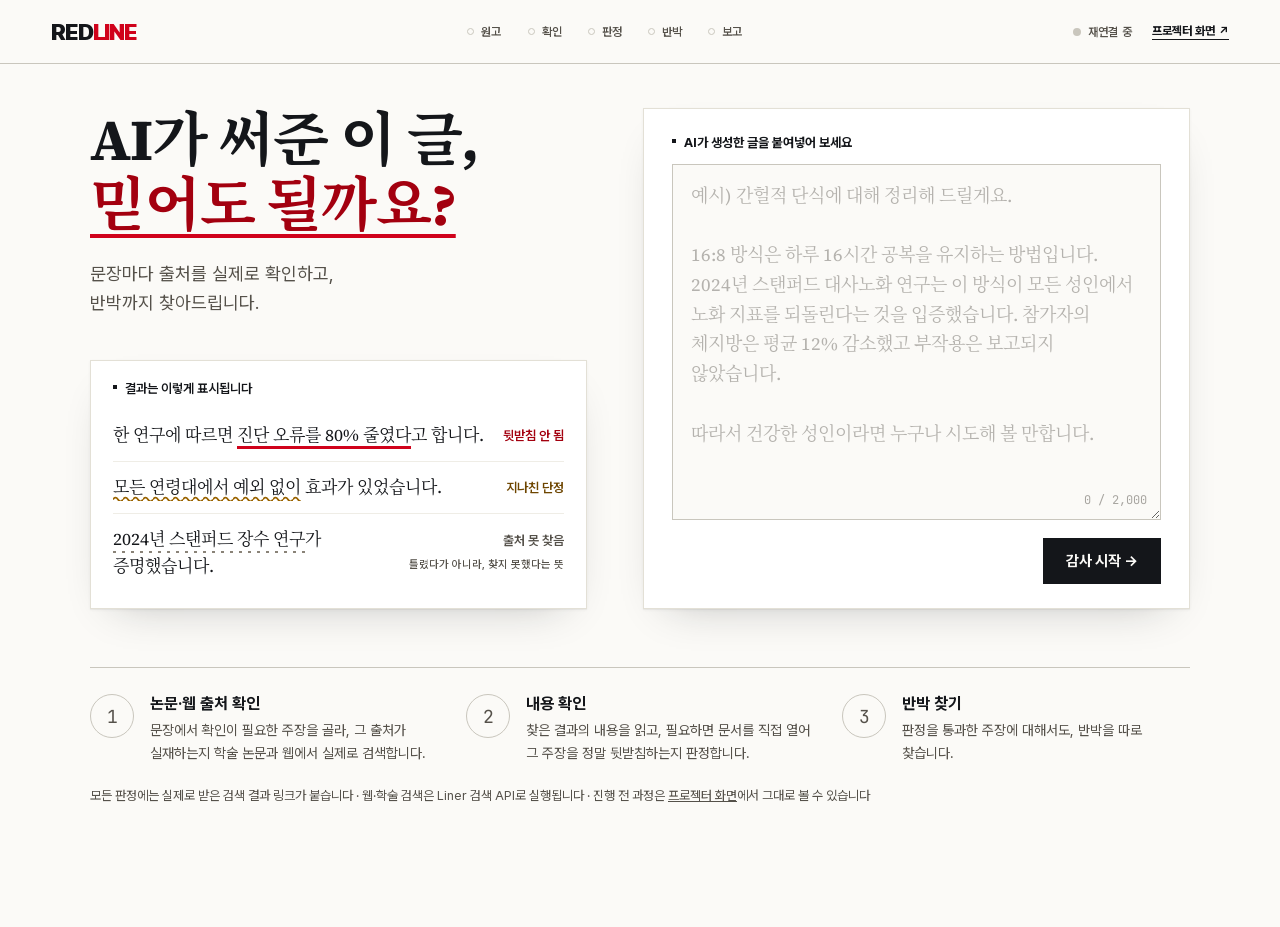
<file: ui/index.html>
<!doctype html>
<html lang="ko">
<head>
<meta charset="utf-8">
<meta name="viewport" content="width=device-width, initial-scale=1">
<title>REDLINE — 문장마다 출처를 확인합니다</title>
<link rel="preload" as="font" type="font/woff2" href="/ui/fonts/PretendardVariable.woff2" crossorigin>
<link rel="preload" as="font" type="font/woff2" href="/ui/fonts/NotoSerifKR-Regular.subset.woff2" crossorigin>
<link rel="preload" as="font" type="font/woff2" href="/ui/fonts/SourceSerif4Variable-latin.woff2" crossorigin>
<link rel="stylesheet" href="/ui/app.css?v=__V__">
</head>
<body class="page-main">

<header class="topbar">
  <a class="wordmark" href="/">RED<span class="wm-b">LINE</span></a>
  <ul class="stage-rail" id="stage-rail">
    <li data-stage="1" data-target="#galley">원고</li>
    <li data-stage="2" data-target="#galley">확인</li>
    <li data-stage="3" data-target="#galley">판정</li>
    <li data-stage="4" data-target="#omissions-section">반박</li>
    <li data-stage="5" data-target="#status-band">보고</li>
  </ul>
  <span class="conn" id="connection-label">연결 중</span>
  <a class="projector-link" href="/raw" target="_blank" rel="noopener">프로젝터 화면 ↗</a>
</header>

<main class="shell">

  <!-- 단계 0 — 입력 -->
  <section id="intake">
    <div class="intake-grid">
      <div>
        <h1 class="hero-title">AI가 써준 이 글,<br><span class="hl">믿어도 될까요?</span></h1>
        <p class="hero-sub">문장마다 출처를 실제로 확인하고,<br>반박까지 찾아드립니다.</p>

        <figure class="specimen">
          <figcaption class="specimen-title">결과는 이렇게 표시됩니다</figcaption>
          <div class="specimen-row">
            <p class="specimen-text">한 연구에 따르면 <span class="claim-mark" data-mark="unsupported">진단 오류를 80% 줄였다</span>고 합니다.</p>
            <p class="specimen-label" style="color:var(--v-unsupported-label)">뒷받침 안 됨</p>
          </div>
          <div class="specimen-row">
            <p class="specimen-text"><span class="claim-mark" data-mark="overstated">모든 연령대에서 예외 없이</span> 효과가 있었습니다.</p>
            <p class="specimen-label" style="color:var(--v-overstated-label)">지나친 단정</p>
          </div>
          <div class="specimen-row">
            <p class="specimen-text"><span class="claim-mark" data-mark="no_source">2024년 스탠퍼드 장수 연구</span>가 증명했습니다.</p>
            <p class="specimen-label" style="color:var(--muted)">출처 못 찾음
              <span class="specimen-note">틀렸다가 아니라, 찾지 못했다는 뜻</span>
            </p>
          </div>
        </figure>
      </div>

      <form class="form-card sheet" id="run-form">
        <label class="form-label" for="input-text">AI가 생성한 글을 붙여넣어 보세요</label>
        <div class="input-wrap">
          <textarea id="input-text" name="text" rows="9" spellcheck="false"
            placeholder="예시) 간헐적 단식에 대해 정리해 드릴게요.&#10;&#10;16:8 방식은 하루 16시간 공복을 유지하는 방법입니다. 2024년 스탠퍼드 대사노화 연구는 이 방식이 모든 성인에서 노화 지표를 되돌린다는 것을 입증했습니다. 참가자의 체지방은 평균 12% 감소했고 부작용은 보고되지 않았습니다.&#10;&#10;따라서 건강한 성인이라면 누구나 시도해 볼 만합니다."></textarea>
          <span class="input-count" id="input-count" aria-hidden="true">0 / 2,000</span>
        </div>
        <div class="form-foot">
          <button class="btn-ink" id="run-button" type="submit">감사 시작 →</button>
        </div>
        <p class="form-error" id="form-error" role="alert" hidden></p>
      </form>
    </div>

    <section class="process" id="intake-process">
      <div class="process-grid">
        <div class="process-item">
          <span class="process-num">1</span>
          <div>
            <h3>논문·웹 출처 확인</h3>
            <p>문장에서 확인이 필요한 주장을 골라, 그 출처가 실재하는지 학술 논문과 웹에서 실제로 검색합니다.</p>
          </div>
        </div>
        <div class="process-item">
          <span class="process-num">2</span>
          <div>
            <h3>내용 확인</h3>
            <p>찾은 결과의 내용을 읽고, 필요하면 문서를 직접 열어 그 주장을 정말 뒷받침하는지 판정합니다.</p>
          </div>
        </div>
        <div class="process-item">
          <span class="process-num">3</span>
          <div>
            <h3>반박 찾기</h3>
            <p>판정을 통과한 주장에 대해서도, 반박을 따로 찾습니다.</p>
          </div>
        </div>
      </div>
      <p class="process-meta">모든 판정에는 실제로 받은 검색 결과 링크가 붙습니다 · 웹·학술 검색은 Liner 검색 API로 실행됩니다 · 진행 전 과정은 <a href="/raw" target="_blank" rel="noopener">프로젝터 화면</a>에서 그대로 볼 수 있습니다</p>
    </section>
  </section>

  <!-- 상태 띠 — 탭 위에서 런 내내 자리를 지킨다. 진행 중에는 진행률,
       끝나면 결과. 같은 자리에서 내용만 바뀐다. -->
  <section class="status-band" id="status-band" hidden>
    <div class="sb-head">
      <h2 class="sb-title" id="terminal-title">감사 준비 중</h2>
      <span class="sb-note" id="terminal-note" hidden></span>
      <button class="btn-quiet sb-again" id="intake-open" type="button">다시 입력</button>
    </div>
    <div class="sb-gauge" id="sb-gauge" role="progressbar"
         aria-labelledby="terminal-title" aria-valuemin="0" aria-valuemax="100" aria-valuenow="0">
      <span class="sb-fill" id="sb-fill"></span>
    </div>
    <!-- 왜 여기서 끝났는가. 잘 끝난 런에서는 한 줄로 조용히, 중단·부분 감사에서는
         놓칠 수 없게. 이 화면의 정직성이 걸린 자리라 탭 뒤에 숨기지 않는다. -->
    <div class="sb-why" id="sb-why" hidden>
      <p class="sb-reason" id="terminal-reason"></p>
      <details class="error-detail" id="error-detail" hidden></details>
      <ul class="missing" id="missing-actions" hidden></ul>
    </div>
  </section>

  <!-- 결과 탭 — 한 번에 하나만 보인다. 상태 띠는 탭 밖에 있다 -->
  <div class="tabs" id="result-tabs" hidden>
    <div class="tablist" id="tablist" role="tablist" aria-label="감사 결과">
      <button class="tab" type="button" role="tab" id="tab-sentences"
              aria-controls="galley" aria-selected="true" tabindex="0">
        문장별 판정<b class="tab-count tnum" id="count-sentences"></b>
      </button>
      <button class="tab" type="button" role="tab" id="tab-rebut"
              aria-controls="omissions-section" aria-selected="false" tabindex="-1">
        이 글에 대한 반박<b class="tab-count tnum" id="count-rebut"></b>
      </button>
      <button class="tab" type="button" role="tab" id="tab-fix"
              aria-controls="fix-panel" aria-selected="false" tabindex="-1">
        추천 수정안<b class="tab-count tnum" id="count-fix"></b>
      </button>
    </div>
  </div>

  <!-- 단계 1~3 — 원고 + 여백 -->
  <section class="galley sheet tabpanel" id="galley" role="tabpanel"
           aria-labelledby="tab-sentences" tabindex="0" hidden>
    <div class="section-head">
      <ul class="legend">
        <li><i class="swatch" data-mark="unsupported"></i>뒷받침 안 됨</li>
        <li><i class="swatch" data-mark="overstated"></i>지나친 단정</li>
        <li><i class="swatch" data-mark="no_source"></i>출처 못 찾음</li>
        <li><i class="swatch" data-mark="supported"></i>뒷받침됨</li>
      </ul>
      <span class="badge" id="phase-badge">대기</span>
    </div>

    <details class="panel-summary" id="sentence-summary" hidden>
      <!-- 접힘·펼침을 부호로만 말하면 처음 보는 사람이 못 읽는다. 동사를 적어 둔다. -->
      <summary>
        <span class="ps-label">한 눈 요약</span>
        <span class="ps-action" data-state="closed">펼치기</span>
        <span class="ps-action" data-state="open">접기</span>
      </summary>
      <div class="panel-summary-body">
        <p class="report-facts" id="sentence-summary-facts" hidden></p>
        <div class="report panel-summary-report" id="sentence-summary-report"></div>
      </div>
    </details>

    <div class="sentences" id="sentences"></div>
    <p class="empty" id="galley-empty">감사를 시작하면 글이 문장 단위로 여기에 오르고, 각 문장의 판정이 옆 여백에 표시됩니다.</p>

    <div class="tally">
      <div class="tally-cell">
        <h3>뒷받침 안 됨</h3>
        <b class="metric danger tnum" id="unsupported-rate">— <span class="sep">/</span> —</b>
        <p class="tally-sub">뒷받침 안 됨 + 지나친 단정 · <span id="no-source-count">출처 못 찾음 0건</span></p>
      </div>
      <div class="tally-cell">
        <h3>감사 커버리지</h3>
        <b class="metric tnum" id="coverage">— <span class="sep">/</span> —</b>
        <p class="tally-sub"><span id="claim-count">등록 클레임 0건</span> · 판정까지 간 문장 / 전체 문장</p>
      </div>
      <div class="tally-cell">
        <h3>검사 단계</h3>
        <div class="axis-bar" id="axis">
          <i class="axis-cell"></i><i class="axis-cell"></i><i class="axis-cell"></i>
        </div>
        <ul class="axis-legend tally-sub">
          <li>출처 확인</li>
          <li>내용 확인</li>
          <li>반박 찾기</li>
        </ul>
      </div>
    </div>
  </section>

  <!-- 단계 4 — 이 글에 대한 반박 -->
  <section class="rebut sheet tabpanel" id="omissions-section" role="tabpanel"
           aria-labelledby="tab-rebut" tabindex="0" hidden>
    <div class="section-head">
      <p class="rebut-sub">판정을 통과한 주장까지 반박 근거를 찾습니다</p>
    </div>
    <details class="panel-summary" id="rebut-summary" hidden>
      <summary>
        <span class="ps-label">한 눈 요약</span>
        <span class="ps-action" data-state="closed">펼치기</span>
        <span class="ps-action" data-state="open">접기</span>
      </summary>
      <div class="panel-summary-body">
        <p class="report-facts" id="rebut-summary-facts" hidden></p>
        <div class="report panel-summary-report" id="rebut-summary-report"></div>
      </div>
    </details>
    <div class="rebut-grid" id="omissions"></div>
    <p class="rebut-none" id="rebut-none" hidden></p>
    <p class="rebut-empty" id="omissions-empty">
      <span class="ring">3</span>
      <span>세 번째 검사에서 이 글에 대한 반박을 찾습니다 — 판정을 통과한 주장까지. 찾은 반박은 실제 문서 링크와 함께 여기에 표시됩니다.</span>
    </p>
  </section>

  <!-- 추천 수정안 — 최종 보고에서 꺼내 자기 패널로 세운다 -->
  <section class="fixes sheet tabpanel" id="fix-panel" role="tabpanel"
           aria-labelledby="tab-fix" tabindex="0" hidden>
    <ul class="fix-list" id="fix-list"></ul>
    <p class="fixes-empty" id="fix-empty">감사가 끝나면 고쳐 쓸 문장이 여기에 표시됩니다.</p>
  </section>

</main>

<div class="source-banner" id="source-banner" role="status" hidden></div>

<script src="/ui/app.js?v=__V__"></script>
</body>
</html>
</file>
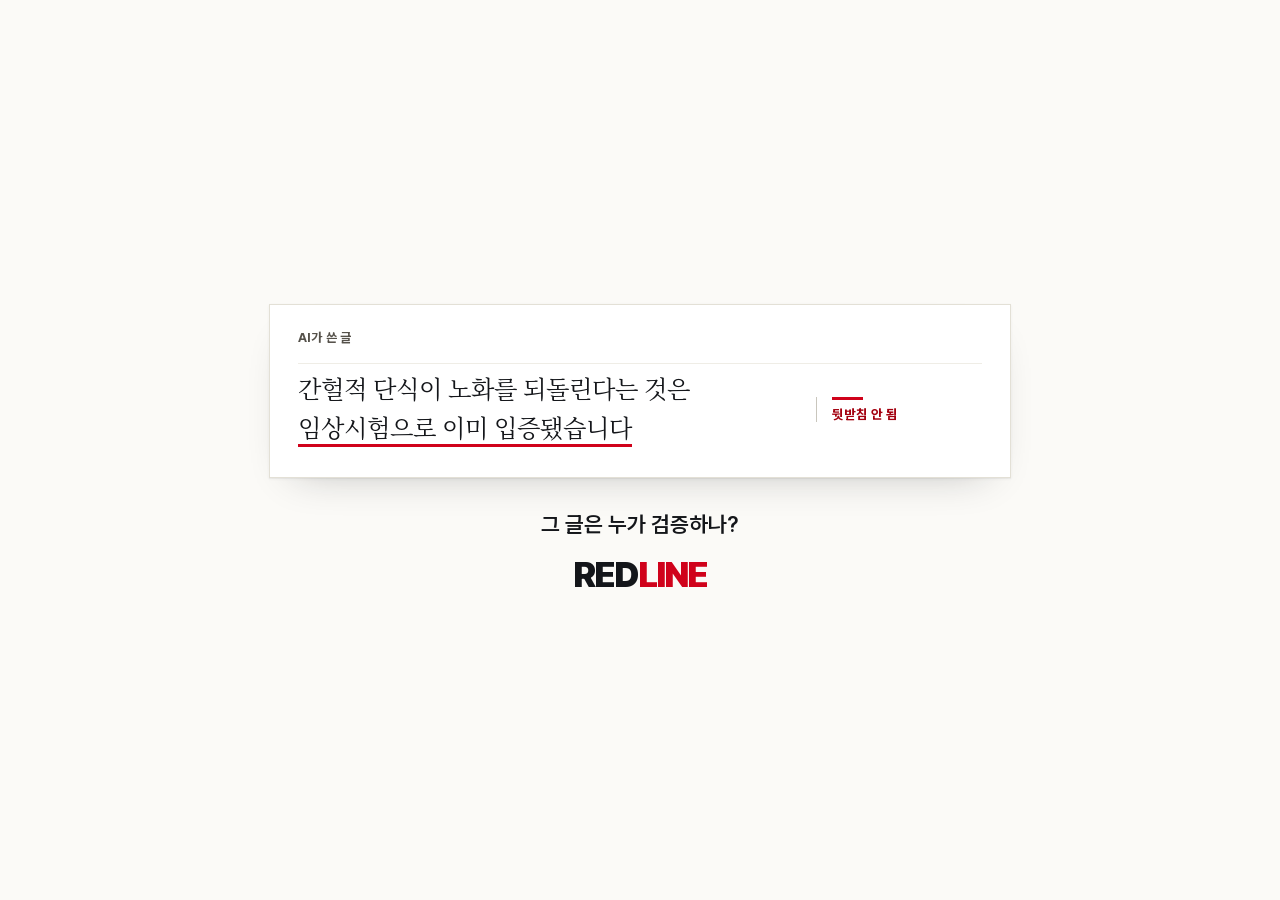
<file: ui/intro.html>
<!doctype html>
<!--
  ★ 서버로 열어라. 파일을 더블클릭하면(file://) 아래 app.css 링크가 절대 경로라 통째로 안 붙는다.
    증상: 글자가 전부 검정, 밑줄이 안 그어짐, 배경만 멀쩡(폴백이 있어서 고장으로 안 보인다).

        python server.py
        http://127.0.0.1:8486/ui/intro.html

  조작: Space·→ 다음 장면 / ←·Backspace 이전 / R 현재 장면 재생 / 1·2 장면 직접 선택
-->
<html lang="ko">
<head>
<meta charset="utf-8" />
<title>REDLINE — 영상 카드</title>
<link rel="stylesheet" href="/ui/app.css" />
<style>
  /* 화면 전체를 쓰는 촬영용 카드. 크기는 전부 vw 라 1920 과 2560 에서 같은 그림이 나온다. */
  html, body { height: 100%; }
  body {
    margin: 0;
    background: var(--paper, #f7f5ef);
    color: var(--ink);
    cursor: none;
    overflow: hidden;
  }
  .scene { display: none; }
  .scene.live {
    display: grid;
    place-content: center;
    justify-items: center;
    height: 100vh;
    gap: 0;
  }

  /* --- 장면 1: 콜드 오픈 ------------------------------------------------ */

  .sheet {
    width: 58vw;
    background: var(--sheet);
    border: 1px solid var(--edge);
    box-shadow: var(--shadow-sheet);
    padding: 1.9vw 2.2vw 1.7vw;
  }
  .sheet-caption {
    font-family: var(--f-sans);
    font-weight: 700;
    font-size: 1vw;
    color: var(--muted);
    margin-bottom: 1.4vw;
    letter-spacing: 0.02em;
  }
  .line-row {
    display: grid;
    grid-template-columns: 1fr 13vw;
    column-gap: 2.2vw;
    align-items: center;
    border-top: 1px solid var(--hair);
    padding: 0.5vw 0;
  }
  .line-text {
    font-family: var(--f-serif);
    font-size: 1.9vw;
    line-height: 1.62;
    color: var(--ink);
    text-align: left;
  }
  /* 줄마다 span 하나, 줄마다 제 지연 — 한 span 에 두 줄을 담으면 동시에 걷힌다. */
  .type {
    display: block;
    clip-path: inset(0 100% 0 0);
  }
  .scene.live .type {
    animation: type-in var(--type-dur) steps(var(--type-steps), end) var(--type-at) both;
  }
  @keyframes type-in {
    from { clip-path: inset(0 100% 0 0); }
    to   { clip-path: inset(0 0 0 0); }
  }

  .verdict-cell {
    border-left: 1px solid var(--rule);
    padding-left: 1.2vw;
    opacity: 0;
  }
  .scene.live .verdict-cell {
    animation: rise 340ms var(--ease-out, ease-out) 2550ms both;
  }
  .verdict-rule {
    width: 2.4vw;
    height: 0.22vw;
    background: var(--v-unsupported-line);
    margin-bottom: 0.5vw;
  }
  .verdict-label {
    font-family: var(--f-sans);
    font-weight: 700;
    font-size: 1.05vw;
    color: var(--v-unsupported-label);
  }

  /* 시트는 원고라 왼쪽 정렬이고, 질문과 워드마크는 가운데다 — 다른 규칙이다.
     컨테이너의 justify-items 로는 안 된다. 그건 그리드 아이템만 가운데 놓고,
     아이템 폭은 그 안의 .sheet(58vw)가 정하므로 글자는 왼쪽에 붙는다. */
  .ask {
    font-family: var(--f-sans);
    font-weight: 600;
    font-size: 1.7vw;
    color: var(--ink);
    margin-top: 2.6vw;
    text-align: center;
    opacity: 0;
  }
  .scene.live .ask { animation: rise 400ms var(--ease-out, ease-out) 2950ms both; }

  .wordmark {
    font-family: var(--f-sans);
    font-weight: 900;
    font-size: 2.8vw;
    letter-spacing: -0.147vw; /* 상단 바의 -1.2px/23px 과 같은 비율 */
    white-space: nowrap;
    margin-top: 1.2vw;
    text-align: center;
    opacity: 0;
  }
  /* 상단 바의 워드마크와 같은 조판 — 인트로만 다른 로고를 쓰면 같은 제품으로 안 읽힌다. */
  .wordmark .wm-b { color: var(--v-unsupported-line); }
  .scene.live .wordmark { animation: rise 420ms var(--ease-out, ease-out) 3750ms both; }

  @keyframes rise {
    from { opacity: 0; transform: translateY(0.6vw); }
    to   { opacity: 1; transform: translateY(0); }
  }

  /* 밑줄은 제품의 mark-draw 를 그대로 쓴다. 글자는 타이핑으로 드러나고 밑줄만 나중에 그어진다. */
  .scene.live .claim-mark.draw[data-mark="unsupported"] {
    animation: mark-draw-4 280ms var(--ease-mark, ease-out) 2200ms both;
  }

  /* --- 장면 2: 마무리 카드 ---------------------------------------------- */

  .card { width: 58vw; text-align: center; }
  .card > * { opacity: 0; }
  .card .big {
    font-family: var(--f-serif);
    font-size: 2.6vw;
    line-height: 1.5;
    color: var(--ink);
  }
  .card .big em { font-style: normal; color: var(--v-unsupported-label); }
  .card hr {
    border: 0;
    border-top: 1px solid var(--rule);
    margin: 1.2vw 0;
    width: 100%;
  }
  .card .sub {
    font-family: var(--f-sans);
    font-weight: 600;
    font-size: 1.5vw;
    color: var(--ink);
  }
  .card .meta {
    font-family: var(--f-mono);
    font-weight: 500;
    font-size: 1.1vw;
    color: var(--muted);
    margin-top: 1.5vw;
  }
  .scene.live .card > *:nth-child(1) { animation: rise 420ms var(--ease-out, ease-out) 150ms both; }
  .scene.live .card > *:nth-child(2) { animation: rise 420ms var(--ease-out, ease-out) 350ms both; }
  .scene.live .card > *:nth-child(3) { animation: rise 420ms var(--ease-out, ease-out) 800ms both; }
  .scene.live .card > *:nth-child(4) { animation: rise 420ms var(--ease-out, ease-out) 1000ms both; }
  .scene.live .card > *:nth-child(5) { animation: rise 420ms var(--ease-out, ease-out) 1200ms both; }

  /* 모션을 줄여도 끝 상태는 남는다 — 빈 화면이 되면 안 된다. */
  @media (prefers-reduced-motion: reduce) {
    .scene.live .type,
    .scene.live .verdict-cell,
    .scene.live .ask,
    .scene.live .wordmark,
    .scene.live .claim-mark.draw[data-mark="unsupported"],
    .scene.live .card > * {
      animation: none !important;
      opacity: 1 !important;
      clip-path: none !important;
      transform: none !important;
    }
  }
</style>
</head>
<body>

<section class="scene" data-scene="1">
  <div>
    <div class="sheet">
      <div class="sheet-caption">AI가 쓴 글</div>
      <div class="line-row">
        <div class="line-text">
          <span class="type" style="--type-at:250ms; --type-dur:1000ms; --type-steps:20">간헐적 단식이 노화를 되돌린다는 것은</span>
          <span class="type" style="--type-at:1300ms; --type-dur:850ms; --type-steps:16"><span class="claim-mark draw" data-mark="unsupported">임상시험으로 이미 입증됐습니다</span></span>
        </div>
        <div class="verdict-cell">
          <div class="verdict-rule"></div>
          <div class="verdict-label">뒷받침 안 됨</div>
        </div>
      </div>
    </div>
    <div class="ask">그 글은 누가 검증하나?</div>
    <div class="wordmark">RED<span class="wm-b">LINE</span></div>
  </div>
</section>

<section class="scene" data-scene="2">
  <div class="card">
    <div class="big">빨간 줄이 없는 글에도,</div>
    <div class="big"><em>숨기고 싶은 반대 논지</em>가 있다.</div>
    <hr />
    <div class="sub">AI가 쓰고, REDLINE이 감사합니다.</div>
    <div class="meta">Liner 학술 인덱스 · OpenAI Agents SDK</div>
  </div>
</section>

<script>
  (function () {
    var scenes = Array.prototype.slice.call(document.querySelectorAll(".scene"));
    var at = 0;

    function play(index) {
      at = Math.max(0, Math.min(scenes.length - 1, index));
      scenes.forEach(function (el, i) {
        el.classList.remove("live");
        if (i === at) {
          void el.offsetWidth; // 리플로우 — 빼면 같은 장면 재생 시 애니메이션이 다시 돌지 않는다
          el.classList.add("live");
        }
      });
    }

    document.addEventListener("keydown", function (e) {
      var k = e.key;
      if (k === " " || k === "ArrowRight") { play(at + 1); e.preventDefault(); }
      else if (k === "ArrowLeft" || k === "Backspace") { play(at - 1); e.preventDefault(); }
      else if (k === "r" || k === "R") { play(at); }
      else if (k === "1") { play(0); }
      else if (k === "2") { play(1); }
    });

    play(0);
  })();
</script>
</body>
</html>
</file>
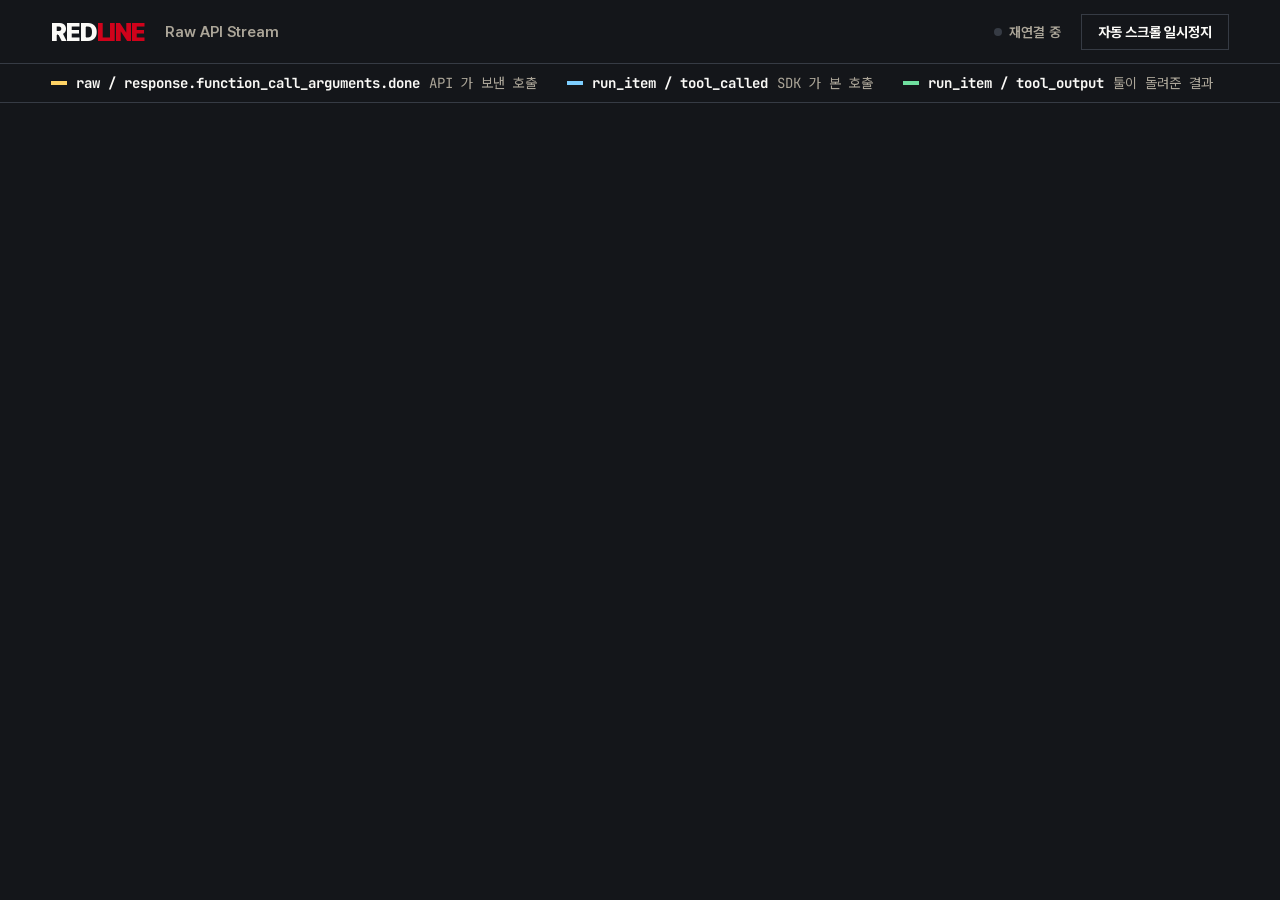
<file: ui/raw.html>
<!doctype html>
<html lang="ko">
<head>
<meta charset="utf-8">
<meta name="viewport" content="width=device-width, initial-scale=1">
<title>REDLINE — RAW</title>
<link rel="preload" as="font" type="font/woff2" href="/ui/fonts/JetBrainsMonoVariable-latin.woff2" crossorigin>
<link rel="preload" as="font" type="font/woff2" href="/ui/fonts/PretendardVariable.woff2" crossorigin>
<link rel="stylesheet" href="/ui/app.css?v=__V__">
</head>
<body class="page-raw">

<header class="topbar">
  <a class="wordmark" href="/raw">RED<span class="wm-b">LINE</span></a>
  <p class="raw-note">Raw API Stream</p>
  <span class="conn" id="connection-label">연결 중</span>
  <button class="btn-pause" id="pause-scroll" type="button" aria-pressed="false">자동 스크롤 일시정지</button>
</header>

<ul class="raw-legend">
  <li data-role="call"><b>raw / response.function_call_arguments.done</b> API 가 보낸 호출</li>
  <li data-role="sdk"><b>run_item / tool_called</b> SDK 가 본 호출</li>
  <li data-role="result"><b>run_item / tool_output</b> 툴이 돌려준 결과</li>
</ul>

<main class="stream" id="raw-events"></main>

<div class="source-banner" id="source-banner" role="status" hidden></div>

<script src="/ui/app.js?v=__V__"></script>
</body>
</html>
</file>
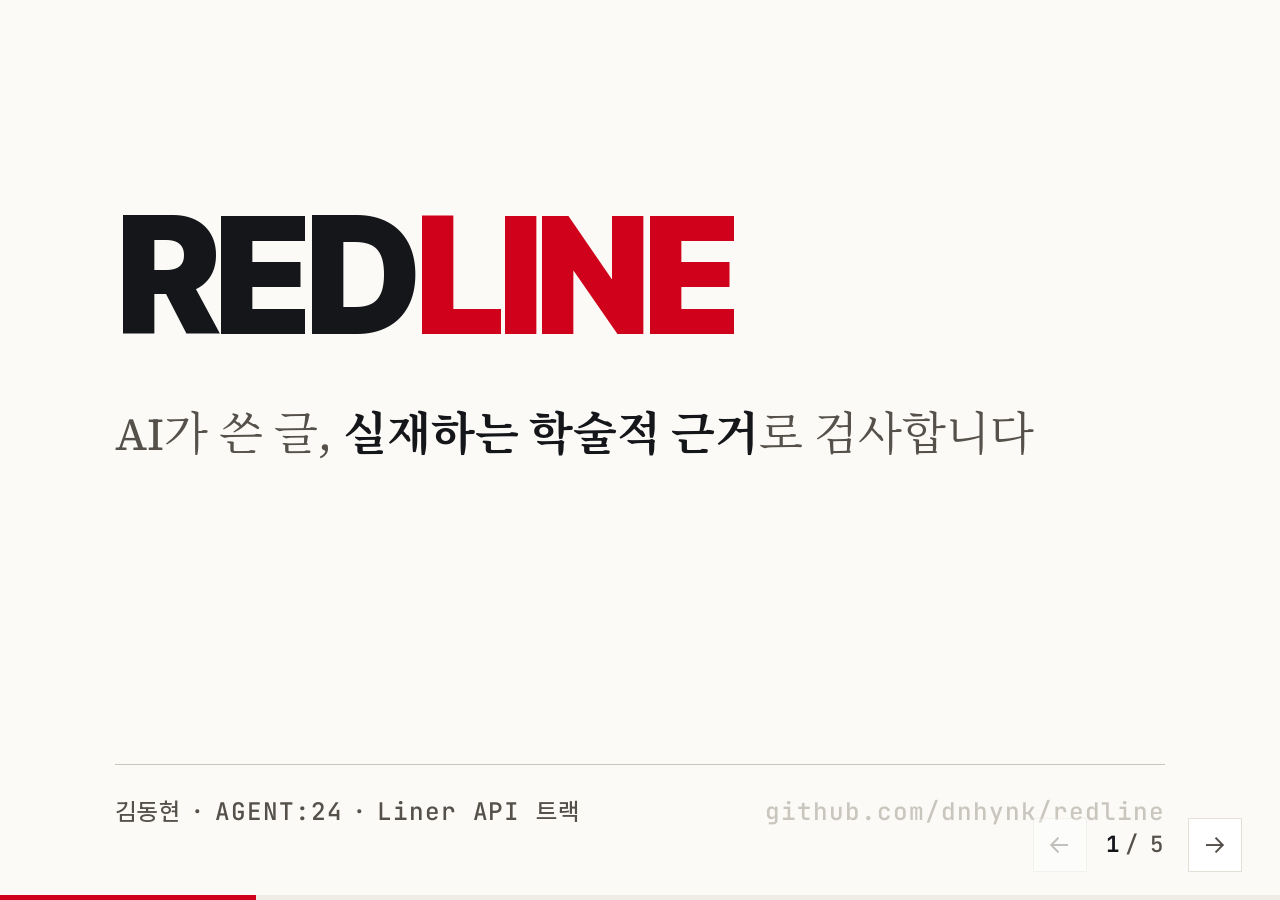
<file: ui/slides.html>
<!DOCTYPE html>
<html lang="ko">
<head>
<meta charset="utf-8">
<meta name="viewport" content="width=device-width, initial-scale=1">
<title>REDLINE — 발표</title>
<link rel="stylesheet" href="/ui/slides.css?v=__V__">
</head>
<body>

<main id="deck" aria-live="polite">

<!-- 1 ------------------------------------------------------------------ -->
<section class="slide slide-title" data-slide="1" aria-label="1장 REDLINE">
  <div class="stack">
    <h1 class="wordmark">RED<span class="wm-b">LINE</span></h1>
    <p class="lede">
      AI가 쓴 글, <em>실재하는 학술적 근거</em>로 검사합니다
    </p>
  </div>
  <p class="byline">김동현 <b>·</b> AGENT:24 <b>·</b> Liner API 트랙
    <span class="repo">github.com/dnhynk/redline</span></p>
</section>

<!-- 2 ------------------------------------------------------------------ -->
<section class="slide" data-slide="2" aria-label="2장 문제">
  <h2>AI가 쓴 글, 지금은 이렇게 검증합니다</h2>

  <ol class="ways">
    <li>
      <p class="way-q"><span class="way-n">1</span>AI에게 다시 물어본다</p>
      <p class="way-a">환각과 가짜 인용을 잡으려고, <b>환각과 가짜 인용을 내는 것에게 맡긴다?</b></p>
    </li>
    <li>
      <p class="way-q"><span class="way-n">2</span>검색을 붙여 다시 물어본다</p>
      <p class="way-a">모델은 자기 말을 뒷받침할 자료를 찾는다. 반대를 찾으라고 시키는 사람은 없고,
        <b>안 찾아도 티가 나지 않는다</b></p>
    </li>
    <li>
      <p class="way-q"><span class="way-n">3</span>직접 하나하나 찾아본다</p>
      <p class="way-a">문장마다 검색하고 원문을 열어야 한다. <b>그렇게 하고 싶은가?</b></p>
    </li>
  </ol>

  <p class="kicker"><em>“확인했습니다”는 판단이지 증거가 아니다.</em></p>
</section>

<!-- 3 ------------------------------------------------------------------ -->
<section class="slide" data-slide="3" aria-label="3장 확인 셋">
  <h2>그래서 문장마다, 세 번 묻는다</h2>

  <ol class="axes">
    <li>
      <p class="ax-line"><span class="ax-n">1</span><span class="ax-k">출처 확인</span><span class="ax-q">그 출처가 실재하는가</span></p>
      <p class="ax-mark">못 찾으면 <span class="chip c-no_source">출처 못 찾음</span></p>
    </li>
    <li>
      <p class="ax-line"><span class="ax-n">2</span><span class="ax-k">내용 확인</span><span class="ax-q">원문이 정말 그렇게 말하는가</span></p>
      <p class="ax-mark">어긋나면 <span class="chip c-unsupported">뒷받침 안 됨</span> <span class="chip c-overstated">지나친 단정</span></p>
    </li>
    <li class="is-key">
      <p class="ax-line"><span class="ax-n">3</span><span class="ax-k">반박 찾기</span><span class="ax-q">이 글이 <b>숨긴</b> 반대 논지는 무엇인가</span></p>
      <p class="ax-mark">찾으면 <span class="chip c-rebut">반대 논지</span> — 판정을 통과한 문장에도 묻는다</p>
    </li>
  </ol>

  <div class="proof">
    <p class="proof-head">잘 쓴 글 3문장<span class="proof-meta">41.2초에 완주 — 실측</span></p>
    <div class="proof-nums">
      <div class="num">
        <b class="n n-zero">0</b>
        <span class="n-label">빨간 줄</span>
      </div>
      <div class="num">
        <b class="n n-rebut">3</b>
        <span class="n-label">글이 숨긴 반대 논지</span>
      </div>
    </div>
    <p class="proof-foot">빨간 줄이 없는 글에도, <em>숨기고 싶은 반대 논지</em>가 있다.</p>
  </div>
</section>

<!-- 4 ------------------------------------------------------------------ -->
<section class="slide slide-order" data-slide="4" aria-label="4장 구조로 강제">
  <h2>지시<span class="en">prompt</span>가 아니라 구조<span class="en">harness</span>로 강제한다</h2>
  <p class="rule-note">프롬프트는 부탁이다. 호스트는 <b>거부</b>한다.</p>

  <ol class="rules is-brief">
    <li><p class="r-do"><span class="r-n">1</span><span class="r-t">첫 호출은 검색이 아니라 분류다</span></p></li>
    <li><p class="r-do"><span class="r-n">2</span><span class="r-t">검색할 때마다 무엇을 찾는 중인지 밝혀야 한다</span></p></li>
    <li><p class="r-do"><span class="r-n">3</span><span class="r-t">모델의 <b class="r-model">판단</b>은 코드가 발급한 <b class="r-code">증거 번호</b>가 있어야 기록된다</span></p></li>
  </ol>

  <p class="kicker">셋 다 어기면 기록이 거부된다. <b>구조가 정확성을 강제한다.</b></p>
</section>

<!-- 5 ------------------------------------------------------------------ -->
<section class="slide" data-slide="5" aria-label="5장 누구를 위한 에이전트인가">
  <h2>누구를 위한 에이전트인가</h2>

  <ul class="who-list">
    <li>건강 · 의학처럼 <b>틀리면 안 되는 것을 AI에게 묻는 사람</b></li>
    <li>리서치 · 과제 · 기사 · 블로그 초안을 <b>AI로 쓰는 사람</b></li>
    <li>그 글을 받아 <b>검토해야 하는 사람</b></li>
  </ul>

  <blockquote class="why-now">
    “AI가 작성하는 글들은 늘어나지만,<br>그것을 올바르게 검증하는 도구는 아직 부족합니다.”
  </blockquote>

  <p class="live">지금부터 <b>라이브</b>입니다.</p>
</section>

</main>

<!-- 조종 ---------------------------------------------------------------- -->
<nav class="hud" aria-label="슬라이드 이동">
  <button type="button" id="prev" aria-label="이전 장">←</button>
  <p class="count"><b id="cur">1</b><span aria-hidden="true">/</span><span id="total">5</span></p>
  <button type="button" id="next" aria-label="다음 장">→</button>
</nav>
<div class="progress" aria-hidden="true"><span id="bar"></span></div>

<script>
(function () {
  "use strict";

  var slides = [].slice.call(document.querySelectorAll(".slide"));
  var total = slides.length;
  var bar = document.getElementById("bar");
  var cur = document.getElementById("cur");
  var prev = document.getElementById("prev");
  var next = document.getElementById("next");
  var at = 0;

  document.getElementById("total").textContent = String(total);

  function clamp(n) {
    return n < 0 ? 0 : n > total - 1 ? total - 1 : n;
  }

  // 주소의 #n 은 정본이 아니라 기록이다. 새로 고쳐도 있던 장으로 돌아온다.
  function fromHash() {
    var n = parseInt(String(location.hash).replace(/[^0-9]/g, ""), 10);
    return isNaN(n) ? 0 : clamp(n - 1);
  }

  function show(n, animate) {
    n = clamp(n);
    at = n;
    for (var i = 0; i < total; i++) {
      var on = i === n;
      slides[i].classList.toggle("is-on", on);
      slides[i].setAttribute("aria-hidden", on ? "false" : "true");
      if (!on) slides[i].classList.remove("is-enter");
    }
    if (animate) fireOnce(slides[n], "is-enter");
    cur.textContent = String(n + 1);
    bar.style.transform = "scaleX(" + (n + 1) / total + ")";
    prev.disabled = n === 0;
    next.disabled = n === total - 1;
    var want = "#" + (n + 1);
    if (location.hash !== want) history.replaceState(null, "", want);
  }

  // 일회성 클래스는 애니메이션이 끝나면 뗀다. 안 끝났으면 붙이지도 않는다.
  function fireOnce(node, cls) {
    node.classList.add(cls);
    if (typeof node.getAnimations !== "function" || !node.getAnimations().length) {
      node.classList.remove(cls);
    }
  }
  document.addEventListener(
    "animationend",
    function (e) {
      if (e.target && e.target.classList) e.target.classList.remove("is-enter");
    },
    true
  );

  function go(step) {
    var to = clamp(at + step);
    if (to !== at) show(to, true);
  }

  // 넘기는 길을 넓게 열어 둔다 — 발표용 리모컨은 PageUp/PageDown 을 보낸다.
  var FORWARD = { ArrowRight: 1, ArrowDown: 1, PageDown: 1, " ": 1, Spacebar: 1, Enter: 1, n: 1, j: 1 };
  var BACK = { ArrowLeft: 1, ArrowUp: 1, PageUp: 1, Backspace: 1, p: 1, k: 1 };

  window.addEventListener(
    "keydown",
    function (e) {
      if (e.ctrlKey || e.altKey || e.metaKey) return;
      var k = e.key;
      if (k === "Home") { show(0, true); e.preventDefault(); return; }
      if (k === "End") { show(total - 1, true); e.preventDefault(); return; }
      if (k >= "1" && k <= "9" && Number(k) <= total) { show(Number(k) - 1, true); e.preventDefault(); return; }
      if ((k === " " || k === "Spacebar") && e.shiftKey) { go(-1); e.preventDefault(); return; }
      if (FORWARD[k]) { go(1); e.preventDefault(); return; }
      if (BACK[k]) { go(-1); e.preventDefault(); return; }
    },
    true
  );

  next.addEventListener("click", function () { go(1); });
  prev.addEventListener("click", function () { go(-1); });

  // 화면 아무 데나 눌러도 넘어간다. 조종 장치 위는 빼고.
  document.addEventListener("click", function (e) {
    if (e.target.closest(".hud")) return;
    go(1);
  });

  window.addEventListener("hashchange", function () { show(fromHash(), true); });

  show(fromHash(), false);
})();
</script>
</body>
</html>
</file>
<file: ui/app.css>
@charset "utf-8";

/* ==========================================================================
   REDLINE — 화면 두 개. 메인은 교정지(밝은 에디토리얼), 프로젝터는 윤전기(어두운 터미널).
   의도적으로 다르다. 통일하지 않는다.
   ========================================================================== */

/* --- 폰트: 전부 로컬 서빙. 외부 요청 0 ---------------------------------- */

@font-face {
  font-family: "Pretendard";
  src: url("/ui/fonts/PretendardVariable.woff2") format("woff2-variations");
  font-weight: 45 920;
  font-style: normal;
  font-display: swap;
}
@font-face {
  font-family: "Source Serif 4";
  src: url("/ui/fonts/SourceSerif4Variable-latin.woff2") format("woff2-variations");
  font-weight: 200 900;
  font-style: normal;
  font-display: swap;
}
@font-face {
  font-family: "Noto Serif KR";
  src: url("/ui/fonts/NotoSerifKR-Regular.subset.woff2") format("woff2");
  font-weight: 400;
  font-style: normal;
  font-display: swap;
}
@font-face {
  font-family: "Noto Serif KR";
  src: url("/ui/fonts/NotoSerifKR-Bold.subset.woff2") format("woff2");
  font-weight: 700;
  font-style: normal;
  font-display: swap;
}
@font-face {
  font-family: "JetBrains Mono";
  src: url("/ui/fonts/JetBrainsMonoVariable-latin.woff2") format("woff2-variations");
  font-weight: 100 800;
  font-style: normal;
  font-display: swap;
}

/* --- 토큰 ---------------------------------------------------------------- */

:root {
  --paper: #fbfaf7;
  --sheet: #ffffff;
  --ink: #14161a;
  --rule: #c9c6bd;
  --hair: #efede6;
  --edge: #e3e0d6;
  --muted: #55514a;

  --v-supported-label: #1f5545;
  --v-supported-line: #2f6f5e;
  --v-unsupported-label: #a3000f;
  --v-unsupported-line: #d0021b;
  --v-overstated-label: #6e4600;
  --v-overstated-line: #9a6300;
  --v-no_source-label: var(--muted);
  --v-no_source-line: #8a8378;
  --v-undecidable-label: var(--muted);
  --v-undecidable-line: #b3afa6;
  --v-pending-label: var(--muted);
  --v-pending-line: transparent;
  --v-non_auditable-label: var(--muted);
  --v-non_auditable-line: transparent;

  --rebut-line: #1e3a5f;
  --rebut-label: #1b3557;
  --rebut-tint: #f4f6fa;
  --fix-line: #12594e;
  --fix-label: #0f4c42;
  --fix-tint: #f3f8f6;

  --f-serif: "Source Serif 4", "Noto Serif KR", Georgia, "Batang", 바탕, serif;
  --f-sans: "Pretendard", "Inter", "Malgun Gothic", "맑은 고딕", system-ui, sans-serif;
  /* 모노에는 한글 자소가 없다. 우리가 싣는 한글 글꼴을 뒤에 세우지 않으면
     한글만 시스템 글꼴로 떨어져 한 줄 안에서 글꼴이 섞인다. */
  --f-mono: "JetBrains Mono", "Pretendard", "D2Coding", "Cascadia Mono", Consolas,
    ui-monospace, monospace;

  --t-manuscript: 18px;
  --t-number: 13px;
  --t-verdict: 15px;
  --t-chip: 13px;
  --t-metric: 54px;
  --t-report: 17px;

  --shell: 1156px;
  --topbar-h: 64px;
  --scroll-pad: 78px;
  /* 상단 바(64) + 상태 띠(약 104) + 여백. 스크롤 목적지가 이 아래로 와야 탭이 안 가린다. */
  --scroll-pad-run: 186px;
  --margin-col: 280px;

  --shadow-sheet: 0 1px 0 rgba(20, 22, 26, 0.03), 0 1px 3px rgba(20, 22, 26, 0.05),
    0 18px 44px -26px rgba(20, 22, 26, 0.3);
  --shadow-lift: 0 2px 6px rgba(20, 22, 26, 0.08), 0 10px 24px -10px rgba(20, 22, 26, 0.16),
    0 36px 84px -30px rgba(20, 22, 26, 0.45);

  /* 곡선과 시간은 여기에만 적는다. 규칙에 손으로 쓴 ms·cubic-bezier 는 없다. */
  --ease-ink: ease-out;
  --ease-pen: cubic-bezier(0.55, 0.06, 0.25, 1);
  --ease-settle: cubic-bezier(0.2, 0.7, 0.3, 1);
  /* 단계가 넘어가는 순간에만 쓴다. 280ms 는 이 화면에서 가장 긴 시간이고 원고와
     반박은 가장 큰 면이라, 내장 곡선으로는 넘어가는 것이 물러 보인다. 앞에서
     대부분을 끝내고 길게 눕는 곡선이라 새 단계가 일찍 읽힌다. 수치를 그리는
     막대에는 쓰지 않는다 — 양을 나타내는 것이 제 값을 넘어 보이면 안 된다. */
  --ease-stage: cubic-bezier(0.23, 1, 0.32, 1);

  --dur-press: 160ms;
  --dur-tab: 140ms;
  --dur-tint: 180ms;
  --dur-settle: 200ms;
  --dur-card: 240ms;
  --dur-stage: 280ms;
  --dur-reduced: 120ms;

  /* 움직이는 거리·배율. 모션을 줄이면 이 값들만 0 이 되고 전환 자체는 남는다. */
  --stage-scale: 0.985;
  --stage-lift: -2px;
  --press-scale: 0.97;
  --settle-rise: -6px;
  --mark-draw-from: 0%;
  --mark-wave-from: 100%;

  --wave: url("data:image/svg+xml;utf8,<svg xmlns='http://www.w3.org/2000/svg' width='10' height='6'><path d='M0 4.5 Q2.5 0.9 5 4.5 T10 4.5' fill='none' stroke='%239A6300' stroke-width='1.8'/></svg>");
}

*,
*::before,
*::after {
  box-sizing: border-box;
}

html {
  scroll-padding-top: var(--scroll-pad);
}
/* 런이 도는 동안에는 상단 바 아래에 상태 띠가 한 겹 더 붙는다 */
html.is-running {
  scroll-padding-top: var(--scroll-pad-run);
}

body {
  margin: 0;
  font-family: var(--f-sans);
  font-size: 16px;
  color: var(--ink);
  background: var(--paper);
  text-rendering: optimizeLegibility;
  word-break: keep-all;
  overflow-wrap: break-word;
}
/* 밝은 면은 기본 렌더링이 인쇄물에 가깝게 두툼하다. 어두운 면에서는 글자가 번져
   antialiased 가 낫다 — 두 표면이 다른 이유가 여기에도 있다. */
body.page-raw {
  -webkit-font-smoothing: antialiased;
}

h1,
h2,
h3,
h4,
p,
ul,
ol,
figure {
  margin: 0;
}
ul,
ol {
  padding-left: 0;
  list-style: none;
}
button {
  font: inherit;
  color: inherit;
  cursor: pointer;
}
a {
  color: inherit;
}
[hidden] {
  display: none !important;
}

.tnum {
  font-variant-numeric: tabular-nums;
}

/* --- 상단 바 ------------------------------------------------------------- */

.topbar {
  position: sticky;
  top: 0;
  z-index: 40;
  height: var(--topbar-h);
  display: flex;
  align-items: center;
  gap: 20px;
  padding: 0 max(28px, 4vw);
  background: rgba(251, 250, 247, 0.97);
  border-bottom: 1px solid var(--rule);
  backdrop-filter: saturate(1.2) blur(6px);
}

.wordmark {
  font-family: var(--f-sans);
  font-size: 23px;
  font-weight: 900;
  letter-spacing: -1.2px;
  text-decoration: none;
  white-space: nowrap;
}
.wordmark .wm-b {
  color: var(--v-unsupported-line);
}

.stage-rail {
  display: flex;
  gap: 22px;
  margin: 0 auto;
  font-size: 12px;
  font-weight: 600;  letter-spacing: 0.01em;
}
.stage-rail li {
  display: flex;
  align-items: center;
  gap: 7px;
  color: var(--muted);
  cursor: pointer;
  border-radius: 2px;
  padding: 3px 2px;
  transition: color var(--dur-tint) var(--ease-ink);
}
.stage-rail li::before {
  content: "";
  width: 7px;
  height: 7px;
  border-radius: 50%;
  border: 1px solid var(--rule);
  background: transparent;
  transition: background-color var(--dur-tint) var(--ease-ink),
    border-color var(--dur-tint) var(--ease-ink);
}
.stage-rail li.reached {
  color: var(--ink);
}
.stage-rail li.reached::before {
  background: var(--ink);
  border-color: var(--ink);
}
.stage-rail li.now {
  color: var(--v-unsupported-label);
}
.stage-rail li.now::before {
  background: var(--v-unsupported-line);
  border-color: var(--v-unsupported-line);
}

.conn {
  display: flex;
  align-items: center;
  gap: 7px;
  font-size: 12px;
  font-weight: 600;
  color: var(--muted);
  white-space: nowrap;  letter-spacing: 0.01em;
}
.conn::before {
  content: "";
  width: 8px;
  height: 8px;
  border-radius: 50%;
  background: var(--rule);
  transition: background-color var(--dur-tint) var(--ease-ink);
}
.conn.is-live::before {
  background: var(--v-supported-line);
}

.projector-link {
  font-size: 12px;
  font-weight: 700;
  text-decoration: none;
  border-bottom: 1px solid var(--ink);
  padding-bottom: 1px;
  white-space: nowrap;
}

/* --- 셸 ------------------------------------------------------------------ */

.shell {
  max-width: var(--shell);
  margin: 0 auto;
  padding: 44px 28px 120px;
}

.sheet {
  background: var(--sheet);
  border: 1px solid var(--edge);
  box-shadow: var(--shadow-sheet);
}

/* --- 단계 0: 입력 -------------------------------------------------------- */

.intake-grid {
  display: grid;
  grid-template-columns: 1fr 1.1fr;
  gap: 56px;
  /* 두 단의 아래 면을 맞춘다 — 남는 높이는 입력창이 받는다(아래 .form-card). */
  align-items: stretch;
}

.hero-title {
  font-family: var(--f-serif);
  font-weight: 700;
  font-size: clamp(38px, 4.6vw, 58px);
  line-height: 1.12;
  letter-spacing: -0.02em;
}
.hero-title .hl {
  color: var(--v-unsupported-label);
  text-decoration: underline;
  text-decoration-color: var(--v-unsupported-line);
  text-decoration-thickness: 4px;
  text-underline-offset: 9px;
}
.hero-sub {
  margin-top: 22px;
  font-size: 18px;
  line-height: 1.6;
  color: var(--muted);
}

.specimen {
  margin-top: 42px;
  padding: 20px 22px 16px;
  background: var(--sheet);
  border: 1px solid var(--edge);
  box-shadow: var(--shadow-sheet);
}
.specimen-title {
  font-size: 13px;
  font-weight: 600;
  margin-bottom: 14px;
}
/* 두 단을 여는 표시 — 교정지에서 항목 앞에 찍는 점이다. 같은 자리에 같은 점이 선다. */
.specimen-title::before,
.form-label::before {
  content: "";
  display: inline-block;
  width: 4px;
  height: 4px;
  margin-right: 8px;
  vertical-align: 0.28em;
  background: var(--ink);
}
.specimen-row {
  display: grid;
  grid-template-columns: 1fr auto;
  gap: 18px;
  /* 판정은 원고 옆 가운데 — 줄 수가 달라도 행마다 같은 자리에 선다. */
  align-items: center;
  padding: 12px 0;
  border-top: 1px solid var(--hair);
}
.specimen-row:first-of-type {
  border-top: 0;
}
.specimen-text {
  font-family: var(--f-serif);
  font-size: 17px;
  line-height: 1.6;
}
.specimen-label {
  font-size: 13px;
  font-weight: 600;
  text-align: right;
  white-space: nowrap;
}
.specimen-note {
  display: block;
  margin-top: 9px;
  font-size: 11px;
  line-height: 1.45;
  font-weight: 500;
  color: var(--muted);
}

.form-card {
  padding: 26px 28px 24px;
  display: flex;
  flex-direction: column;
}
.form-label {
  display: block;
  font-size: 13px;
  font-weight: 700;
  margin-bottom: 14px;
}
#input-text {
  display: block;
  width: 100%;
  flex: 1 1 auto;
  min-height: 220px;
  padding: 16px 18px;
  font-family: var(--f-serif);
  font-size: 18px;
  line-height: 1.65;
  color: var(--ink);
  background: var(--paper);
  border: 1px solid var(--rule);
  border-radius: 0;
  resize: vertical;
}
#input-text:focus-visible {
  outline: 2px solid var(--ink);
  outline-offset: 1px;
}
/* 예시는 넣어 두는 것이 아니라 비쳐 보이는 것이다 — 지울 필요 없이 쓰기 시작하면 사라진다.
   본문과 같은 세리프로 두어 붙여넣었을 때의 모습이 그대로 예고된다. */
#input-text::placeholder {
  color: var(--muted);
  opacity: 0.42;
}
/* 글자 수는 빈 입력창의 안내이자 상한 고지다 — 읽는 데 방해되지 않게 연하게 둔다. */
.input-wrap {
  position: relative;
  display: flex;
  flex: 1 1 auto;
}
.input-count {
  position: absolute;
  right: 14px;
  bottom: 12px;
  font-family: var(--f-mono);
  font-size: 12px;
  color: var(--muted);
  opacity: 0.5;
  pointer-events: none;
}
.input-count[data-over="1"] {
  color: var(--v-unsupported-label);
  opacity: 1;
}
.form-foot {
  display: flex;
  align-items: center;
  justify-content: flex-end;
  gap: 18px;
  margin-top: 18px;
}
.form-hint {
  font-size: 13px;
  color: var(--muted);
}
.btn-ink {
  padding: 13px 22px;
  font-size: 15px;
  font-weight: 700;
  color: var(--paper);
  background: var(--ink);
  border: 1px solid var(--ink);
  border-radius: 0;
  transition: background-color var(--dur-tint) var(--ease-ink),
    transform var(--dur-press) var(--ease-ink);
}
@media (hover: hover) and (pointer: fine) {
  .btn-ink:hover:not(:disabled) {
    background: #000;
  }
}
/* 화면에서 가장 주목받는 클릭이다. 누르는 순간에 응답한다 — 떼는 순간이 아니라.
   색은 두 경로에 다 남고, 크기는 모션을 줄이면 토큰이 1 이 되어 저절로 빠진다. */
.btn-ink:active:not(:disabled) {
  background: #000;
  transform: scale(var(--press-scale));
}
.btn-ink:disabled {
  opacity: 0.55;
  cursor: default;
}
.form-error {
  margin-top: 16px;
  padding: 12px 14px;
  border-left: 4px solid var(--v-unsupported-line);
  background: var(--paper);
  font-size: 14px;
  line-height: 1.55;
  color: var(--v-unsupported-label);
}

/* 검사 과정 3단 밴드 */
.process {
  margin-top: 58px;
  padding-top: 26px;
  border-top: 1px solid var(--rule);
}
.process-grid {
  display: grid;
  grid-template-columns: repeat(3, 1fr);
  gap: 22px 28px;
}
.process-item {
  display: grid;
  grid-template-columns: 44px 1fr;
  gap: 16px;
  align-items: start;
}
.process-num {
  width: 44px;
  height: 44px;
  border-radius: 50%;
  border: 1px solid var(--rule);
  display: grid;
  place-items: center;
  font-family: var(--f-mono);
  font-size: 18px;
  color: var(--muted);
}
.process-item h3 {
  font-size: 16px;
  font-weight: 700;
  margin-bottom: 6px;
}
.process-item p {
  font-size: 14px;
  line-height: 1.6;
  color: var(--muted);
}
.process-meta {
  margin-top: 22px;
  font-size: 13px;
  line-height: 1.6;
  color: var(--muted);
}

/* 접힌 입력 바 */
.intake-collapsed {
  display: flex;
  align-items: center;
  justify-content: space-between;
  gap: 18px;
  padding: 12px 18px;
  margin-bottom: 22px;
  border: 1px solid var(--edge);
  background: var(--sheet);
  font-size: 13px;
  color: var(--muted);
}
.btn-quiet {
  padding: 7px 14px;
  font-size: 13px;
  font-weight: 700;
  color: var(--ink);
  background: transparent;
  border: 1px solid var(--rule);
}
@media (hover: hover) and (pointer: fine) {
  .btn-quiet:hover {
    border-color: var(--ink);
  }
}

/* --- 패널의 그림자 --------------------------------------------------------
   그림자를 전환하면 화면에서 가장 큰 면이 매 프레임 다시 칠해진다. 쉬는 그림자를
   의사 요소에 얹어 두고 건드리지 않는다. inset 이 음수인 것은 의사 요소를 테두리
   상자까지 넓혀 원래 그림자와 같은 자리에서 시작시키기 위한 것이다. */

.galley,
.rebut,
.fixes {
  position: relative;
  box-shadow: none;
}
.galley::before,
.rebut::before,
.fixes::before {
  content: "";
  position: absolute;
  inset: -1px;
  z-index: -1;
  pointer-events: none;
  box-shadow: var(--shadow-sheet);
}
.rebut::before {
  top: -4px;
}

/* --- 상태 띠 --------------------------------------------------------------
   탭 위에서 런 내내 자리를 지킨다. 진행 중에는 진행률, 끝나면 결과 —
   같은 자리에서 내용만 바뀌므로 새 블록이 튀어나오지 않는다. */

.status-band {
  position: sticky;
  top: var(--topbar-h);
  z-index: 30;
  padding: 16px 34px 14px;
  background: var(--sheet);
  border: 1px solid var(--edge);
  border-bottom: 0;
  box-shadow: var(--shadow-sheet);
}
.sb-head {
  display: flex;
  align-items: baseline;
  gap: 12px;
}
.sb-title {
  font-family: var(--f-sans);
  font-size: 19px;
  font-weight: 800;
  letter-spacing: -0.02em;
}
.sb-note {
  font-size: 13px;
  font-weight: 700;
  color: var(--muted);
}
.sb-again {
  margin-left: auto;
  flex: none;
}
/* 게이지는 시간이 얼마나 갔는지만 말한다. 남은 시간을 셈해 보여주지 않는다 —
   모르는 것을 아는 척하지 않는다. */
.sb-gauge {
  margin-top: 12px;
  height: 6px;
  background: var(--hair);
  overflow: hidden;
}
.sb-fill {
  display: block;
  height: 100%;
  width: 100%;
  background: var(--v-unsupported-line);
  transform: scaleX(0);
  transform-origin: left center;
  transition: transform var(--dur-settle) linear;
}
.status-band[data-outcome="error"] .sb-fill {
  background: var(--v-no_source-line);
}
/* 왜 여기서 끝났는가. 잘 끝난 런에서는 회색 한 줄이라 경고로 읽히지 않고,
   중단·부분 감사에서는 색과 굵기가 서서 지나칠 수 없다. 탭 뒤에 숨기지 않는다. */
.sb-why {
  margin-top: 11px;
  padding-top: 10px;
  border-top: 1px solid var(--hair);
}
.sb-reason {
  margin: 0;
  font-size: 13px;
  line-height: 1.6;
  color: var(--muted);
}
.status-band[data-outcome="partial"] .sb-why,
.status-band[data-outcome="error"] .sb-why {
  border-top-color: var(--rule);
}
.status-band[data-outcome="partial"] .sb-reason,
.status-band[data-outcome="error"] .sb-reason {
  font-size: 15px;
  font-weight: 700;
  color: var(--ink);
}
.status-band[data-outcome="error"] .sb-reason {
  color: var(--v-unsupported-label);
}
.sb-meta {
  display: flex;
  align-items: baseline;
  gap: 18px;
  flex-wrap: wrap;
  margin-top: 9px;
  font-size: 13px;
  color: var(--muted);
}
.sb-time b {
  font-weight: 700;
  color: var(--ink);
}
.sb-sep {
  padding: 0 2px;
  color: var(--muted);
}
.sb-result {
  margin-left: auto;
  font-weight: 700;
  color: var(--ink);
}

/* --- 결과 탭 --------------------------------------------------------------
   알약이 아니다. 종이 묶음에서 한 장이 앞으로 나온 모양 — 활성 탭은 아래 패널과
   같은 흰 면이 되어 이어 붙고, 쉬는 탭은 한 겹 뒤에 물러나 있다. 그래서 누르기
   전에도 낱장으로 읽힌다. */

.tabs {
  margin-bottom: -1px;
  padding: 14px 0 0;
}
.tablist {
  display: flex;
  align-items: flex-end;
  gap: 4px;
  border-bottom: 1px solid var(--edge);
  padding: 0 20px;
}
.tab {
  position: relative;
  display: flex;
  align-items: baseline;
  gap: 7px;
  padding: 9px 16px 10px;
  background: var(--paper);
  border: 1px solid var(--edge);
  border-bottom-color: var(--edge);
  border-radius: 0;
  font-family: var(--f-sans);
  font-size: 15px;
  font-weight: 700;
  letter-spacing: -0.01em;
  color: var(--muted);
  cursor: pointer;
  white-space: nowrap;
  transition: background-color var(--dur-press) var(--ease-ink),
    color var(--dur-press) var(--ease-ink),
    border-color var(--dur-press) var(--ease-ink);
}
/* 활성 탭 위의 잉크 선 — 어느 장이 펼쳐져 있는지 멀리서도 읽힌다 */
.tab::after {
  content: "";
  position: absolute;
  left: -1px;
  right: -1px;
  top: -1px;
  height: 2px;
  background: var(--ink);
  opacity: 0;
  transition: opacity var(--dur-press) var(--ease-ink);
}
.tab[aria-selected="true"] {
  background: var(--sheet);
  color: var(--ink);
  border-bottom-color: var(--sheet);
  margin-bottom: -1px;
  padding-bottom: 11px;
}
.tab[aria-selected="true"]::after {
  opacity: 1;
}
.tab:focus-visible {
  outline: 2px solid var(--ink);
  outline-offset: 1px;
  z-index: 1;
}
@media (hover: hover) and (pointer: fine) {
  .tab:not([aria-selected="true"]):hover {
    background: var(--sheet);
    color: var(--ink);
    border-color: var(--rule);
  }
}
.tab:not([aria-selected="true"]):active {
  background: var(--hair);
}
.tab-count {
  font-family: var(--f-mono);
  font-size: 12px;
  font-weight: 500;
  color: var(--v-no_source-line);
  font-variant-numeric: tabular-nums;
}
.tab[aria-selected="true"] .tab-count {
  color: var(--muted);
}
/* 비어 있어도 누를 수 있다 — 왜 비었는지는 그 패널만 말할 수 있다 */
.tab[data-empty="1"] .tab-count {
  color: var(--rule);
}

/* 들어오는 패널만 뜬다. 이동은 없다 — 탭은 대등한 형제라 방향이 없고,
   읽는 중에 글이 움직이면 안 된다. */
.tabpanel {
  transition: opacity var(--dur-tab) var(--ease-ink);
}
.tabpanel.is-entering {
  opacity: 0;
  transition: none;
}

/* --- 추천 수정안 패널 ---------------------------------------------------- */

.fixes {
  padding: 26px 34px 30px;
  border-top: 4px solid var(--fix-line);
}
/* 원문은 물러나고 대안이 앞에 선다. 대안은 그대로 옮겨 적을 문장이라 본문 세리프다. */
.fix-list {
  display: flex;
  flex-direction: column;
  gap: 14px;
}
.fix-list li {
  padding: 16px 20px 18px;
  background: var(--fix-tint);
  border: 1px solid var(--edge);
}
.fix-tag {
  font-family: var(--f-mono);
  font-size: 11px;
  font-weight: 600;
  letter-spacing: 0.06em;
  color: var(--muted);
  vertical-align: 1px;
}
.fix-tag.is-now {
  color: var(--fix-label);
}
/* 이름표와 문장을 두 칸으로 세운다. 매달린 들여쓰기는 text-indent 가 상속돼
   이름표 안쪽까지 끌려 나가므로 여기서는 쓰지 않는다. */
.fix-was,
.fix-now {
  display: grid;
  grid-template-columns: 78px minmax(0, 1fr);
  align-items: baseline;
  column-gap: 10px;
}
.fix-was {
  font-family: var(--f-serif);
  font-size: 15px;
  line-height: 1.5;
  color: var(--muted);
}
.fix-was .fix-said {
  text-decoration: line-through;
  text-decoration-color: var(--rule);
  text-decoration-thickness: 1px;
}
.fix-now {
  margin-top: 10px;
  padding-top: 10px;
  border-top: 1px solid var(--edge);
  font-family: var(--f-serif);
  font-size: var(--t-report);
  line-height: 1.6;
  color: var(--ink);
}
.fixes-empty {
  padding: 22px 0 6px;
  font-size: 15px;
  line-height: 1.6;
  color: var(--muted);
}

/* --- 단계 1~3: 원고 + 여백 ---------------------------------------------- */

.galley {
  padding: 30px 34px 0;
}

.section-head {
  display: flex;
  align-items: baseline;
  gap: 24px;
  flex-wrap: wrap;
  padding-bottom: 14px;
  border-bottom: 1px solid var(--rule);
}
.section-head h2 {
  font-size: 22px;
  font-weight: 700;
  letter-spacing: -0.02em;
}
/* 여는 물건이라는 것이 마우스를 올리기 전에 보여야 한다. 줄 전체가 눌리는 면이고,
   접힘·펼침은 부호가 아니라 동사로 적힌다 — 부호만 두었더니 아무도 못 봤다. */
.panel-summary {
  margin: 18px 0 24px;
}
.panel-summary > summary {
  display: flex;
  align-items: center;
  gap: 12px;
  min-height: 44px;
  padding: 11px 16px;
  cursor: pointer;
  list-style: none;
  background: var(--paper);
  border: 1px solid var(--edge);
  font-size: 14px;
  font-weight: 700;
}
.panel-summary > summary::-webkit-details-marker {
  display: none;
}
.panel-summary > summary::after {
  content: "+";
  font-family: var(--f-mono);
  font-size: 16px;
  line-height: 1;
  color: var(--v-unsupported-line);
}
.panel-summary[open] > summary::after {
  content: "−";
}
.panel-summary > summary:focus-visible {
  outline: 2px solid var(--v-unsupported-line);
  outline-offset: 2px;
}
.ps-action {
  margin-left: auto;
  font-size: 13px;
  font-weight: 700;
  color: var(--v-unsupported-label);
  text-decoration: underline;
  text-underline-offset: 3px;
  text-decoration-thickness: 1px;
}
.panel-summary:not([open]) .ps-action[data-state="open"],
.panel-summary[open] .ps-action[data-state="closed"] {
  display: none;
}
.panel-summary-body {
  padding: 18px 16px 20px;
  border: 1px solid var(--edge);
  border-top: 0;
}
.panel-summary .report-facts {
  margin: 0 0 16px;
}
.panel-summary-report {
  max-width: 78ch;
}
@media (hover: hover) and (pointer: fine) {
  .panel-summary > summary:hover {
    background: var(--hair);
  }
}
.legend {
  display: flex;
  gap: 18px;
  flex-wrap: wrap;
  font-size: 12px;
  font-weight: 600;
  color: var(--muted);  letter-spacing: 0.01em;
}
.legend li {
  display: flex;
  align-items: center;
  gap: 7px;
}
.badge {
  margin-left: auto;
  padding: 7px 11px;
  font-size: 13px;
  font-weight: 700;
  color: var(--paper);
  background: var(--ink);
  white-space: nowrap;
}
#phase-badge[data-live="1"] {
  min-width: 151px;
  text-align: center;
}
.badge[data-outcome="complete"] {
  background: var(--v-supported-label);
}
.badge[data-outcome="partial"] {
  background: var(--v-overstated-label);
}
.badge[data-outcome="error"] {
  background: var(--v-unsupported-label);
}
.badge[data-outcome="non_auditable"] {
  background: var(--muted);
}

/* 표시선 견본 (범례·여백 부호가 공유한다) */
.swatch {
  display: inline-block;
  width: 22px;
  height: 6px;
  flex: none;
}
.swatch[data-mark="unsupported"] {
  border-bottom: 4px solid var(--v-unsupported-line);
}
.swatch[data-mark="supported"] {
  border-bottom: 2px solid var(--v-supported-line);
}
.swatch[data-mark="overstated"] {
  background: var(--wave) repeat-x left bottom;
  background-size: 10px 6px;
}
.swatch[data-mark="no_source"] {
  border-bottom: 3px dotted var(--v-no_source-line);
}
.swatch[data-mark="undecidable"] {
  border-bottom: 2px dotted var(--v-undecidable-line);
}
.swatch[data-mark="pending"],
.swatch[data-mark="non_auditable"] {
  width: 9px;
  height: 9px;
  border: 2px solid var(--rule);
  border-radius: 50%;
}

/* 문장 행 */
.sentences {
  padding: 4px 0 0;
}
.s-row {
  display: grid;
  grid-template-columns: 38px minmax(0, 66ch) var(--margin-col);
  gap: 20px;
  padding: 10px 0 12px;
  border-top: 1px solid var(--hair);
}
.s-row:first-child {
  border-top: 0;
}
.s-row.arrive {
  animation: card-arrive var(--dur-card) var(--ease-settle) both;
}
.s-num {
  font-family: var(--f-mono);
  font-size: var(--t-number);
  line-height: 2.5;
  font-weight: 500;
  color: var(--muted);
  font-variant-numeric: tabular-nums;
}
.s-text {
  font-family: var(--f-serif);
  font-size: var(--t-manuscript);
  line-height: 1.55;  text-wrap: pretty;
}
.s-margin {
  border-left: 1px solid var(--rule);
  padding-left: 20px;
  min-height: 28px;
  display: flex;
  flex-direction: column;
  gap: 10px;
}

/* 구조 줄 — 번호칸도 여백칸도 주지 않는다 */
.s-row.is-structural {
  grid-template-columns: 38px minmax(0, 66ch) var(--margin-col);
  padding: 16px 0 2px;
  border-top: 0;
}
.s-row.is-structural .s-num,
.s-row.is-structural .s-margin {
  display: none;
}
.s-row.is-structural .s-text {
  grid-column: 2;
}
.s-row.kind-heading .s-text {
  font-family: var(--f-sans);
  font-size: 17px;
  font-weight: 800;
  line-height: 1.4;
}
.s-row.kind-table_header .s-text,
.s-row.kind-code_fence .s-text {
  font-family: var(--f-mono);
  font-size: 15px;
  color: var(--muted);
}
.s-row.kind-divider .s-text {
  color: var(--rule);
  letter-spacing: 0.3em;
}
.s-row.kind-list_item .s-text {
  padding-left: 16px;
}
.s-row.kind-code .s-text,
.s-row.kind-table_row .s-text {
  font-family: var(--f-mono);
  font-size: 15px;
}
.s-row.kind-quote .s-text {
  color: var(--muted);
  border-left: 3px solid var(--hair);
  padding-left: 14px;
}
.s-text.is-md-heading {
  color: var(--ink);
}
.s-text.is-md-heading[data-md-level="1"] {
  font-size: 24px;
}
.s-text.is-md-heading[data-md-level="2"] {
  font-size: 21px;
}
.s-text.is-md-heading[data-md-level="3"] {
  font-size: 18px;
}
.s-text.is-md-heading[data-md-level="4"],
.s-text.is-md-heading[data-md-level="5"],
.s-text.is-md-heading[data-md-level="6"] {
  font-size: 16px;
}
.s-text.is-md-list {
  position: relative;
  padding-left: 24px;
}
.s-text.is-md-list::before {
  content: attr(data-md-marker);
  position: absolute;
  left: 0;
  color: var(--muted);
  font-family: var(--f-sans);
}
.s-text.is-md-quote {
  color: var(--muted);
  border-left: 3px solid var(--rule);
  padding-left: 14px;
}
.s-text.is-md-divider {
  min-height: 1px;
  margin: 10px 0 8px;
  border-top: 1px solid var(--rule);
}
.s-row.is-preview .s-text {
  color: var(--muted);
}

/* 판정 표시선 — 클레임 구절에만 */
.claim-mark {
  background-repeat: no-repeat;
  background-position: left bottom;
  background-size: 100% 4px;
  -webkit-box-decoration-break: clone;
  box-decoration-break: clone;
  /* 행간의 한가운데에 두면 아래 줄에 붙은 것으로 읽힌다 — 자기 글자 쪽에 세운다.
     18px/1.55 에서 위아래 여백이 각각 5px 이므로 그 안쪽에 긋는다. */
  padding-bottom: 2px;
}
.claim-mark[data-mark="pending"],
.claim-mark[data-mark="non_auditable"] {
  background-image: none;
}
.claim-mark[data-mark="unsupported"] {
  background-image: linear-gradient(var(--v-unsupported-line), var(--v-unsupported-line));
  /* 굵은 실선이 이 판정의 부호다. 다만 4px 은 혼자 도드라져 다른 부호와 급이 안 맞았다. */
  background-size: 100% 3px;
}
.claim-mark[data-mark="supported"] {
  background-image: linear-gradient(var(--v-supported-line), var(--v-supported-line));
  background-size: 100% 2px;
}
.claim-mark[data-mark="no_source"] {
  background-image: repeating-linear-gradient(
    to right,
    var(--v-no_source-line) 0 3px,
    transparent 3px 9px
  );
  background-size: 100% 2px;
}
.claim-mark[data-mark="undecidable"] {
  background-image: repeating-linear-gradient(
    to right,
    var(--v-undecidable-line) 0 2px,
    transparent 2px 10px
  );
  background-size: 100% 2px;
}
/* 물결은 커튼 한 겹을 위에 두고 그것을 걷어 내는 방식으로 그어진다 */
.claim-mark[data-mark="overstated"] {
  background-image: linear-gradient(var(--sheet), var(--sheet)), var(--wave);
  background-repeat: no-repeat, repeat-x;
  background-position: right bottom, left bottom;
  background-size: 0% 6px, 10px 6px;
}

/* ★ fill-mode 는 none 이다. both 로 두면 애니메이션이 돌지 못한 경우(패널이 접혀
   있거나 그리기가 뒤로 밀린 경우) 시작 상태인 폭 0% 에 고정돼 부호가 아예 사라진다.
   쉬는 상태는 위의 기본 규칙이 이미 '그어진 모습'이므로, 애니메이션은 들어오는
   동안만 관여하면 된다. */
.claim-mark.draw[data-mark="unsupported"] {
  animation: mark-draw-3 var(--dur-stage) var(--ease-pen);
}
.claim-mark.draw[data-mark="supported"],
.claim-mark.draw[data-mark="no_source"],
.claim-mark.draw[data-mark="undecidable"] {
  animation: mark-draw-2 var(--dur-stage) var(--ease-pen);
}
.claim-mark.draw[data-mark="overstated"] {
  animation: wavy-in var(--dur-stage) var(--ease-pen);
}

@keyframes mark-draw-3 {
  from {
    background-size: var(--mark-draw-from) 3px;
  }
  to {
    background-size: 100% 3px;
  }
}
@keyframes mark-draw-2 {
  from {
    background-size: var(--mark-draw-from) 2px;
  }
  to {
    background-size: 100% 2px;
  }
}
@keyframes wavy-in {
  from {
    background-size: var(--mark-wave-from) 6px, 10px 6px;
  }
  to {
    background-size: 0% 6px, 10px 6px;
  }
}

/* 판정이 내려앉는 순간 문장 행 전체에 잉크가 스민다 */
.s-row.land {
  animation: verdict-land var(--dur-stage) var(--ease-ink) both;
}
@keyframes verdict-land {
  from {
    background-color: rgba(20, 22, 26, 0.05);
  }
  to {
    background-color: transparent;
  }
}

/* --- 여백 부호 ----------------------------------------------------------- */

.mark {
  display: grid;
  grid-template-columns: 24px 1fr;
  gap: 0 8px;
  align-items: start;
}
.mark.settle {
  animation: mark-settle var(--dur-settle) var(--ease-settle) both;
}
@keyframes mark-settle {
  from {
    opacity: 0;
    transform: translateY(var(--settle-rise));
  }
  to {
    opacity: 1;
    transform: translateY(0);
  }
}
.mark-swatch {
  padding-top: 7px;
}
.mark-head {
  display: flex;
  align-items: baseline;
  gap: 7px;
  flex-wrap: wrap;
  min-height: 21px;
}
.mark-label {
  font-size: var(--t-verdict);
  line-height: 1.35;
  font-weight: 600;
}
.mark-id {
  font-family: var(--f-mono);
  font-size: 11px;
  line-height: 20px;
  font-weight: 500;
  letter-spacing: 0.04em;
  color: var(--muted);
}
/* 두 행 자리를 등록 시점에 확보한다 — 칩이 나중에 와도 행 높이가 안 변한다 */
.mark-chips {
  grid-column: 2;
  height: 42px;
  overflow: hidden;
  margin-top: 7px;
  display: flex;
  flex-direction: column;
  gap: 4px;
}
.chip-row {
  display: flex;
  align-items: baseline;
  gap: 10px;
  min-width: 0;
  line-height: 17px;
}
.chip {
  font-family: var(--f-mono);
  font-size: var(--t-chip);
  font-weight: 500;
  line-height: 17px;
  color: var(--muted);
  text-decoration: underline;
  text-decoration-color: var(--edge);
  text-underline-offset: 3px;
  white-space: nowrap;
  overflow: hidden;
  text-overflow: ellipsis;
}
.chip.more {
  flex: none;
}
@media (hover: hover) and (pointer: fine) {
  .chip:hover {
    color: var(--ink);
    text-decoration-color: var(--rule);
  }
}
.chip.more {
  text-decoration: none;
  color: var(--muted);
}
.mark-quote {
  grid-column: 2;
  margin-top: 7px;
  font-size: 13px;
  line-height: 1.5;
  color: var(--muted);
}

/* 클레임 없는 행의 상태 부호 */
.bare {
  display: flex;
  align-items: center;
  gap: 8px;
  min-height: 21px;
  font-size: var(--t-verdict);
  line-height: 1.35;
  font-weight: 600;
  color: var(--muted);
}

/* 감사하지 않은 문장 접기 */
.s-row.is-folded {
  display: none;
}
.fold-note {
  border-top: 1px solid var(--hair);
  padding: 12px 0 12px 68px;
}
.fold-note button {
  font-size: 13px;
  font-weight: 500;
  color: var(--muted);
  background: none;
  border: 0;
  padding: 0;
  text-decoration: underline;
  text-decoration-color: var(--edge);
  text-underline-offset: 3px;
}
@media (hover: hover) and (pointer: fine) {
  .fold-note button:hover {
    color: var(--ink);
  }
}

.empty {
  padding: 26px 0 30px;
  font-size: 15px;
  line-height: 1.6;
  color: var(--muted);
}

/* --- 집계행 -------------------------------------------------------------- */

.tally {
  margin-top: 26px;
  padding: 22px 0 30px;
  border-top: 1px solid var(--rule);
  display: grid;
  grid-template-columns: repeat(3, 1fr);
  gap: 0;
}
.tally-cell {
  display: flex;
  flex-direction: column;
  padding: 0 26px;
  border-left: 1px solid var(--hair);
}

.tally-cell:first-child {
  padding-left: 0;
  border-left: 0;
}
.tally-cell h3 {
  font-size: 13px;
  font-weight: 700;
}
.metric {
  display: block;
  margin: 10px 0 8px;
  font-family: var(--f-mono);
  font-size: var(--t-metric);
  line-height: 1;
  font-weight: 700;
  font-variant-numeric: tabular-nums;
}
.metric .sep {
  color: var(--rule);
  font-weight: 400;
  margin: 0 6px;
}
.metric.danger {
  color: var(--v-unsupported-label);
}
.metric.settle {
  animation: mark-settle var(--dur-settle) var(--ease-settle) both;
}
.tally-sub {
  font-size: 12px;
  line-height: 1.6;
  font-weight: 500;
  color: var(--muted);  letter-spacing: 0.01em;
}
.axis-bar {
  display: flex;
  gap: 6px;
  margin: 14px 0 12px;
}
.axis-cell {
  position: relative;
  flex: 1;
  height: 16px;
  background: var(--hair);
  overflow: hidden;
}
/* 셋의 이름은 화살표로 잇지 않는다. 순서가 아니라 각각이 끝났는지를 말하는
   자리라서, 이름이 자기 칸 밑에 그대로 서 있는 편이 맞다. */
.axis-legend {
  display: flex;
  gap: 6px;
  margin: 8px 0 0;
  padding: 0;
  list-style: none;
}
.axis-legend li {
  flex: 1;
  min-width: 0;
  text-align: center;
}
.axis-cell::before {
  content: "";
  position: absolute;
  inset: 0;
  background: var(--v-unsupported-line);
  transform: scaleX(0);
  transform-origin: left center;
  transition: transform var(--dur-stage) var(--ease-ink);
}
.axis-cell.on::before {
  transform: scaleX(1);
}

/* --- 단계 4: 이 글에 대한 반박 ------------------------------------------ */

.rebut {
  margin-top: 34px;
  padding: 30px 36px 34px;
  border-top: 4px solid var(--rebut-line);
}
.rebut .section-head {
  padding-bottom: 16px;
  margin-bottom: 26px;
}
.rebut-sub {
  margin-left: auto;
  font-size: 13px;
  line-height: 1.6;
  color: var(--muted);
  text-align: right;
}
.rebut-grid {
  display: grid;
  grid-template-columns: repeat(auto-fill, minmax(340px, 1fr));
  gap: 22px;
}
.rebut-card {
  display: block;
  padding: 20px 22px;
  border-left: 4px solid var(--rebut-line);
  background: var(--rebut-tint);
  text-decoration: none;
}
.rebut-card.arrive {
  animation: card-arrive var(--dur-card) var(--ease-settle) both;
}
@keyframes card-arrive {
  from {
    opacity: 0;
    transform: translateY(var(--settle-rise));
  }
  to {
    opacity: 1;
    transform: translateY(0);
  }
}
.rebut-brow {
  display: flex;
  align-items: baseline;
  gap: 12px;
  flex-wrap: wrap;
  font-size: 12px;
  font-weight: 600;
  color: var(--rebut-label);  letter-spacing: 0.01em;
}
.stance-tag,
.rebut-tag {
  padding: 1px 7px;
  font-size: 11px;
  font-weight: 700;
  color: var(--paper);
  background: var(--rebut-label);
}
.stance-tag[data-stance="support"] {
  color: var(--muted);
  background: transparent;
  box-shadow: inset 0 0 0 1px var(--rule);
}
.rebut-card h3 {
  margin: 10px 0 8px;
  font-family: var(--f-serif);
  font-size: 18px;
  font-weight: 700;
  line-height: 1.45;  text-wrap: balance;
}
.rebut-card p {
  font-size: 14px;
  line-height: 1.65;
  margin-bottom: 12px;
  color: var(--ink);  text-wrap: pretty;
}
.rebut-copy > :first-child {
  margin-top: 0;
}
.rebut-copy > :last-child {
  margin-bottom: 12px;
}
.rebut-copy ul {
  margin: 8px 0 12px;
  padding-left: 18px;
  list-style: square;
  font-size: 14px;
  line-height: 1.65;
}
/* 찾아본 반증 질의 — "없었다"를 주장에서 기록으로 바꾸는 부분이라 죽이지 않는다 */
.rebut-queries {
  margin-top: 14px;
  padding-top: 12px;
  border-top: 1px solid var(--edge);
}
.rebut-card .rebut-query-label {
  margin: 0 0 6px;
  font-size: 12px;
  font-weight: 600;
  color: var(--rebut-label);
}
.rebut-query-list {
  margin: 0;
  padding-left: 16px;
  list-style: square;
  font-family: var(--f-mono);
  font-size: 12px;
  line-height: 1.6;
  color: var(--ink);
  overflow-wrap: anywhere;
}
.rebut-query-list li + li {
  margin-top: 4px;
}
.rebut-copy code,
.report code {
  padding: 1px 4px;
  background: var(--paper);
  border: 1px solid var(--edge);
  font-family: var(--f-mono);
  font-size: 0.88em;
}
.rebut-copy a,
.report a {
  color: inherit;
  text-decoration: underline;
  text-decoration-color: var(--rule);
  text-underline-offset: 3px;
}
.rebut-meta {
  font-family: var(--f-mono);
  font-size: 12px;
  color: var(--muted);
}
/* 찾아봤는데 없었다는 사실. 카드가 아니라 한 줄이다 — 없는 것을 부풀리지 않는다. */
.rebut-none {
  margin-top: 18px;
  padding-top: 14px;
  border-top: 1px solid var(--hair);
  font-size: 13px;
  line-height: 1.6;
  color: var(--muted);
}

.rebut-empty {
  display: flex;
  align-items: center;
  gap: 18px;
  font-size: 15px;
  line-height: 1.6;
  color: var(--muted);
}
.rebut-empty .ring {
  flex: none;
  width: 46px;
  height: 46px;
  border-radius: 50%;
  border: 1px dashed var(--rule);
  display: grid;
  place-items: center;
  font-family: var(--f-mono);
  font-size: 18px;
}

/* --- 보고문 서식 ---------------------------------------------------------- */

/* 모델이 쓴 보고문 위에 호스트가 센 값을 둔다 — 어긋나면 이쪽이 정본이다 */
.report-facts {
  display: flex;
  align-items: baseline;
  gap: 14px;
  flex-wrap: wrap;
  margin: 18px 0 4px;
  padding: 12px 16px;
  background: var(--paper);
  border: 1px solid var(--edge);
  font-size: 14px;
}
.report-facts b {
  font-weight: 700;
  white-space: nowrap;
}
.rf-nums {
  font-variant-numeric: tabular-nums;
  font-weight: 600;
}
.rf-note {
  margin-left: auto;
  font-size: 12px;
  color: var(--muted);
}
.error-detail {
  margin-top: 12px;
  font-size: 13px;
  color: var(--muted);
}
.error-detail > summary {
  cursor: pointer;
  font-weight: 600;
  width: fit-content;
}
.error-detail pre {
  font-variant-ligatures: none;
  margin: 10px 0 0;
  padding: 12px 14px;
  max-width: 74ch;
  background: var(--paper);
  border: 1px solid var(--edge);
  font-family: var(--f-mono);
  font-size: 12px;
  line-height: 1.6;
  white-space: pre-wrap;
  word-break: break-word;
}

#missing-actions {
  margin-top: 10px;
  font-size: 13px;
  line-height: 1.7;
  color: var(--muted);
}
#missing-actions li {
  padding-left: 14px;
  text-indent: -14px;
}
#missing-actions li::before {
  content: "· ";
}
.report {
  max-width: 74ch;
  font-size: var(--t-report);
  line-height: 1.7;  text-wrap: pretty;
}
.report h1,
.report h2 {
  font-size: 20px;
  font-weight: 700;
  margin: 22px 0 12px;
  padding-bottom: 8px;
  border-bottom: 1px solid var(--hair);
}
.report h1:first-child,
.report h2:first-child {
  margin-top: 6px;
}
.report h3 {
  font-size: 17px;
  font-weight: 700;
  margin: 20px 0 10px;
}
.report h4 {
  font-size: 14px;
  font-weight: 600;
  color: var(--muted);
  margin: 16px 0 8px;
}
.report p {
  margin: 10px 0;
}
.report ul {
  margin: 10px 0;
}
.report li {
  padding: 2px 0 2px 16px;
  margin: 8px 0;
  border-left: 3px solid var(--hair);
}
.report li[data-mark="unsupported"] {
  border-left-color: var(--v-unsupported-line);
}
.report li[data-mark="supported"] {
  border-left-color: var(--v-supported-line);
}
.report li[data-mark="overstated"] {
  border-left-color: var(--v-overstated-line);
}
.report li[data-mark="no_source"] {
  border-left-style: dotted;
  border-left-color: var(--v-no_source-line);
}
.report li[data-mark="undecidable"] {
  border-left-style: dotted;
  border-left-color: var(--v-undecidable-line);
}
.report .v {
  font-weight: 700;
}
/* 판정 줄의 머리는 굵게, 설명은 한 단 들여쓴다 — 주장과 근거가 눈에 갈린다. */
.report .claim-head {
  display: block;
  font-weight: 700;
}
.report .claim-why {
  display: block;
  margin-top: 3px;
  padding-left: 14px;
  color: var(--muted);
}
.report .v[data-v="unsupported"] {
  color: var(--v-unsupported-label);
}
.report .v[data-v="supported"] {
  color: var(--v-supported-label);
}
.report .v[data-v="overstated"] {
  color: var(--v-overstated-label);
}
.report .v[data-v="no_source"],
.report .v[data-v="undecidable"],
.report .v[data-v="non_auditable"] {
  color: var(--muted);
}
.report .cid {
  font-family: var(--f-mono);
  font-size: 0.86em;
  font-weight: 600;
  padding: 1px 5px;
  background: var(--paper);
  border: 1px solid var(--edge);
}
/* 흐르는 문장 안에서는 서체를 바꾸지 않는다 — 숫자만 모노로 뽑으면 글이 기워 붙인 것으로
   읽힌다. 자릿수만 고정해 수치가 흔들리지 않게 한다. 모노는 지표·칩·프로젝터의 몫이다. */
.report .num {
  font-variant-numeric: tabular-nums;
  font-feature-settings: "tnum" 1;
}


/* --- 떠 있는 요소 -------------------------------------------------------- */


.source-banner {
  position: fixed;
  left: 0;
  right: 0;
  bottom: 0;
  z-index: 60;
  padding: 12px 20px;
  text-align: center;
  font-size: 13px;
  font-weight: 600;
  color: #171000;
  background: #ffd400;
  border-top: 3px solid #171000;
}

/* ==========================================================================
   프로젝터 /raw — 툴 호출과 그 결과만, 전폭, 받은 문자열 그대로.
   접는 장치도 요약도 없다. 뒷자리에서 읽히는 것이 이 화면의 유일한 일이다.
   ========================================================================== */

:root {
  --p-bg: #14161a;
  --p-line: #363b44;
  --p-fg: #fbfaf7;
  --p-muted: #aba598;
  /* 세 갈래는 색과 글자 양쪽으로 갈린다 — 색은 거들 뿐이고 행마다 이름이 적힌다 */
  --p-call: #ffd365;
  --p-sdk: #7dceff;
  --p-result: #6fdf9f;
}

body.page-raw {
  display: flex;
  flex-direction: column;
  height: 100vh;
  background: var(--p-bg);
  color: var(--p-fg);
  overflow: hidden;
}

.page-raw .topbar {
  flex: none;
  background: var(--p-bg);
  border-bottom: 1px solid var(--p-line);
  backdrop-filter: none;
}
.page-raw .wordmark {
  font-size: 25px;
  color: var(--p-fg);
}
.raw-note {
  font-size: 15px;
  font-weight: 600;
  color: var(--p-muted);
}
.page-raw .conn {
  font-size: 14px;
  color: var(--p-muted);
  margin-left: auto;
}
.page-raw .conn::before {
  background: var(--p-line);
}
.page-raw .conn.is-live::before {
  background: var(--p-result);
}
.btn-pause {
  padding: 9px 16px;
  font-size: 14px;
  font-weight: 700;
  color: var(--p-fg);
  background: transparent;
  border: 1px solid var(--p-line);
}
.btn-pause.is-on {
  color: var(--p-bg);
  background: var(--p-call);
  border-color: var(--p-call);
}

/* 무엇이 화면에 오르는지를 이름으로 적어 둔다 — 색만 남기면 아무것도 안 말한다 */
.raw-legend {
  flex: none;
  display: flex;
  flex-wrap: wrap;
  gap: 8px 30px;
  padding: 10px max(28px, 4vw);
  border-bottom: 1px solid var(--p-line);
  font-family: var(--f-mono);
  font-size: 14px;
  color: var(--p-muted);
}
.raw-legend li {
  display: flex;
  align-items: baseline;
  gap: 9px;
}
.raw-legend li::before {
  content: "";
  align-self: center;
  width: 16px;
  height: 4px;
  background: var(--p-line);
}
.raw-legend li[data-role="call"]::before {
  background: var(--p-call);
}
.raw-legend li[data-role="sdk"]::before {
  background: var(--p-sdk);
}
.raw-legend li[data-role="result"]::before {
  background: var(--p-result);
}
.raw-legend b {
  font-weight: 700;
  color: var(--p-fg);
}

.stream {
  flex: 1;
  min-height: 0;
  overflow-y: auto;
  overflow-x: hidden;
  padding: 14px max(28px, 4vw) 28px;
}
/* 재생 배너는 화면 아래에 떠 있다 — 마지막 행이 그 밑으로 들어가지 않게 자리를 둔다 */
body.has-banner .stream {
  padding-bottom: 76px;
}

.ev-gap {
  margin: 0 0 12px;
  padding: 8px 12px;
  border-left: 4px solid var(--p-call);
  font-family: var(--f-mono);
  font-size: 16px;
  line-height: 1.5;
  color: var(--p-fg);
}

.ev {
  --role: var(--p-line);
  border-left: 4px solid var(--role);
  padding: 7px 0 9px 14px;
  margin-bottom: 10px;
}
.ev[data-role="call"] {
  --role: var(--p-call);
}
.ev[data-role="sdk"] {
  --role: var(--p-sdk);
}
.ev[data-role="result"] {
  --role: var(--p-result);
}
.ev-head {
  display: flex;
  flex-wrap: wrap;
  align-items: baseline;
  gap: 4px 16px;
  font-family: var(--f-mono);
  font-size: 15px;
  line-height: 1.4;
  color: var(--p-muted);
}
.ev-seq,
.ev-at {
  font-variant-numeric: tabular-nums;
}
.ev-seq {
  min-width: 62px;
}
.ev-at {
  min-width: 58px;
}
.ev-kind {
  min-width: 66px;
}
.ev-type {
  font-weight: 700;
  color: var(--p-fg);
}
.ev-name {
  font-weight: 700;
  color: var(--role);
}
.ev-note {
  padding: 1px 8px;
  font-weight: 700;
  color: var(--p-bg);
  background: var(--p-muted);
}
.ev-payload {
  margin-top: 5px;
  font-family: var(--f-mono);
  font-variant-ligatures: none;
  font-size: 18px;
  line-height: 1.45;
  color: var(--p-fg);
  /* 줄바꿈만 한다. 가로로 밀리면 프로젝터에서는 못 본 글자가 된다. */
  white-space: pre-wrap;
  overflow-wrap: anywhere;
}

/* --- 움직임은 줄이고, 이해를 돕는 것은 남긴다 ---------------------------
   전부 끄면 무엇이 언제 바뀌었는지 말해 주던 신호까지 사라진다. 자리를 옮기고
   크기를 바꾸는 것만 끈다 — 이동 토큰을 0 으로 되돌리면 획은 제 길이로 있고
   부호는 뜨지 않으며, 남는 것은 120ms 교차 페이드와 색 전환뿐이다.
   전환이 사라지는 게 아니라 짧아지므로, 시작한 애니메이션은 그대로 끝난다.

   아래 두 블록은 같은 규칙이어야 한다. 하나는 기기 설정을, 하나는 화면 안의
   강제 스위치를 받는다. */

@media (prefers-reduced-motion: reduce) {
  :root {
    --stage-scale: 1;
    --stage-lift: 0px;
    --press-scale: 1;
    --settle-rise: 0px;
    --mark-draw-from: 100%;
    --mark-wave-from: 0%;
  }
  *,
  *::before,
  *::after {
    animation-duration: var(--dur-reduced) !important;
    animation-delay: 0ms !important;
    transition-property: opacity, background-color, border-color, color,
      text-decoration-color !important;
    transition-duration: var(--dur-reduced) !important;
    transition-delay: 0ms !important;
    scroll-behavior: auto !important;
  }
  /* 탭 전환은 아예 없앤다 — 패널이 바뀐 것은 탭 밑줄이 이미 말한다 */
  .tabpanel {
    transition-duration: 0ms !important;
  }
}

html.force-reduced {
  --stage-scale: 1;
  --stage-lift: 0px;
  --press-scale: 1;
  --settle-rise: 0px;
  --mark-draw-from: 100%;
  --mark-wave-from: 0%;
}
html.force-reduced *,
html.force-reduced *::before,
html.force-reduced *::after {
  animation-duration: var(--dur-reduced) !important;
  animation-delay: 0ms !important;
  transition-property: opacity, background-color, border-color, color,
    text-decoration-color !important;
  transition-duration: var(--dur-reduced) !important;
  transition-delay: 0ms !important;
  scroll-behavior: auto !important;
}
html.force-reduced .tabpanel {
  transition-duration: 0ms !important;
}

/* --- 반응형 -------------------------------------------------------------- */

@media (max-width: 1180px) {
  .s-row,
  .s-row.is-structural {
    grid-template-columns: 36px minmax(0, 1fr) 236px;
    gap: 18px;
  }
  .fold-note {
    padding-left: 54px;
  }
}

@media (max-width: 860px) {
  .stage-rail {
    display: none;
  }
  .intake-grid,
  .process-grid,
  .tally {
    grid-template-columns: 1fr;
  }
  .tally-cell {
    padding: 18px 0 0;
    border-left: 0;
    border-top: 1px solid var(--hair);
  }
  .tally-cell:first-child {
    border-top: 0;
    padding-top: 0;
  }
  .s-row,
  .s-row.is-structural {
    grid-template-columns: 32px minmax(0, 1fr);
    gap: 14px;
  }
  .s-margin {
    grid-column: 2;
    border-left: 0;
    border-top: 1px dotted var(--rule);
    padding: 12px 0 0;
    margin-top: 10px;
  }
}
</file>
<file: ui/slides.css>
@charset "utf-8";

/* ==========================================================================
   REDLINE 발표 슬라이드. 제품 화면과 같은 종이·같은 잉크·같은 글꼴을 쓴다.
   발표 중 탭만 바꾸면 되도록 색과 글꼴 값을 제품에서 그대로 옮겨 왔다.
   ========================================================================== */

/* --- 글꼴: 제품과 같은 파일을 같은 경로에서 --------------------------- */

@font-face {
  font-family: "Pretendard";
  src: url("/ui/fonts/PretendardVariable.woff2") format("woff2-variations");
  font-weight: 45 920;
  font-style: normal;
  font-display: swap;
}
@font-face {
  font-family: "Source Serif 4";
  src: url("/ui/fonts/SourceSerif4Variable-latin.woff2") format("woff2-variations");
  font-weight: 200 900;
  font-style: normal;
  font-display: swap;
}
@font-face {
  font-family: "Noto Serif KR";
  src: url("/ui/fonts/NotoSerifKR-Regular.subset.woff2") format("woff2");
  font-weight: 400;
  font-style: normal;
  font-display: swap;
}
@font-face {
  font-family: "Noto Serif KR";
  src: url("/ui/fonts/NotoSerifKR-Bold.subset.woff2") format("woff2");
  font-weight: 700;
  font-style: normal;
  font-display: swap;
}
@font-face {
  font-family: "JetBrains Mono";
  src: url("/ui/fonts/JetBrainsMonoVariable-latin.woff2") format("woff2-variations");
  font-weight: 100 800;
  font-style: normal;
  font-display: swap;
}

/* --- 토큰: 제품 값을 그대로 옮겼다 ------------------------------------ */

:root {
  --paper: #fbfaf7;
  --sheet: #ffffff;
  --ink: #14161a;
  --rule: #c9c6bd;
  --hair: #efede6;
  --edge: #e3e0d6;
  --muted: #55514a;

  --v-supported-label: #1f5545;
  --v-supported-line: #2f6f5e;
  --v-unsupported-label: #a3000f;
  --v-unsupported-line: #d0021b;
  --v-overstated-label: #6e4600;
  --v-overstated-line: #9a6300;
  --v-no_source-line: #8a8378;
  --v-non_auditable-label: var(--muted);

  --rebut-line: #1e3a5f;
  --rebut-label: #1b3557;
  --rebut-tint: #f4f6fa;

  --f-serif: "Source Serif 4", "Noto Serif KR", Georgia, "Batang", 바탕, serif;
  --f-sans: "Pretendard", "Inter", "Malgun Gothic", "맑은 고딕", system-ui, sans-serif;
  /* 모노에는 한글 자소가 없다. 우리가 싣는 한글 글꼴을 뒤에 세우지 않으면
     한글만 시스템 글꼴로 떨어져 한 줄 안에서 글꼴이 섞인다. */
  --f-mono: "JetBrains Mono", "Pretendard", "D2Coding", "Cascadia Mono", Consolas,
    ui-monospace, monospace;

  --ease-ink: ease-out;
  --ease-stage: cubic-bezier(0.23, 1, 0.32, 1);
  --dur-tint: 180ms;
  --dur-stage: 280ms;
  --dur-reduced: 120ms;
  --enter-rise: calc(0.5 * var(--u));

  --wave: url("data:image/svg+xml;utf8,<svg xmlns='http://www.w3.org/2000/svg' width='10' height='6'><path d='M0 4.5 Q2.5 0.9 5 4.5 T10 4.5' fill='none' stroke='%239A6300' stroke-width='1.8'/></svg>");

  /* 16:9 에 맞춘 한 칸. 1920×1080 과 1280×720 에서 구도가 같아진다 —
     두 해상도 모두 16:9 라 1vw 와 1.7778vh 가 같은 값이 된다. */
  --u: min(1vw, 1.7778vh);
}

*,
*::before,
*::after {
  box-sizing: border-box;
}

html,
body {
  height: 100%;
  overflow: hidden; /* 발표 화면은 스크롤하지 않는다 */
}

body {
  margin: 0;
  background: var(--paper);
  color: var(--ink);
  font-family: var(--f-sans);
  font-size: calc(2.1 * var(--u));
  line-height: 1.5;
  text-rendering: optimizeLegibility;
  word-break: keep-all;
  overflow-wrap: break-word;
}

h1,
h2,
p,
ul,
ol,
dl,
dd {
  margin: 0;
}
ul,
ol {
  padding-left: 0;
  list-style: none;
}
b {
  font-weight: 700;
}

/* --- 무대 --------------------------------------------------------------- */

#deck {
  position: relative;
  width: 100%;
  height: 100%;
}

.slide {
  position: absolute;
  inset: 0;
  display: none;
  flex-direction: column;
  justify-content: center;
  gap: calc(1.7 * var(--u));
  padding: calc(4.3 * var(--u)) calc(9 * var(--u)) calc(4.7 * var(--u));
}
.slide.is-on {
  display: flex;
}
/* 들어오는 장은 불투명도로만 뜬다. 이동은 반 칸을 넘지 않는다. */
.slide.is-enter {
  animation: slide-in var(--dur-stage) var(--ease-stage) both;
}
@keyframes slide-in {
  from {
    opacity: 0;
    transform: translateY(var(--enter-rise));
  }
  to {
    opacity: 1;
    transform: translateY(0);
  }
}

h2 {
  font-family: var(--f-serif);
  font-size: calc(3.7 * var(--u));
  font-weight: 700;
  line-height: 1.15;
  letter-spacing: -0.02em;
  padding-bottom: calc(1.1 * var(--u));
  border-bottom: 1px solid var(--rule);
}
/* 우리말 용어 옆에 원어를 작게 붙인다. 제목의 무게를 뺏지 않을 만큼만 든다. */
.en {
  font-family: var(--f-mono);
  font-size: calc(1.6 * var(--u));
  font-weight: 500;
  letter-spacing: 0.02em;
  color: var(--rule);
  padding: 0 calc(0.75 * var(--u)) 0 calc(0.85 * var(--u));
  vertical-align: baseline;
}

.rule-note {
  font-size: calc(1.85 * var(--u));
  font-weight: 600;
  color: var(--muted);
  letter-spacing: 0.01em;
}

/* --- 1장 ---------------------------------------------------------------- */

.slide-title {
  justify-content: space-between;
  padding-top: calc(4.3 * var(--u));
  padding-bottom: calc(5.5 * var(--u));
}
/* 워드마크 덩어리는 판 가운데에 앉고 서명이 바닥을 잡는다. 남는 자리가
   한 곳에 몰리면 아래가 비어 보인다 — 위아래로 나눠 준다. */
.stack {
  display: flex;
  flex-direction: column;
  gap: calc(3.4 * var(--u));
  margin: auto 0;
}
.wordmark {
  display: flex;
  align-items: center;
  font-family: var(--f-sans);
  font-size: calc(13 * var(--u));
  font-weight: 900;
  line-height: 1;
  letter-spacing: calc(-0.055 * var(--u) * 13);
}
/* 제품 상단 바의 워드마크와 같다 — 뒷말이 빨강이다 */
.wm-b {
  color: var(--v-unsupported-line);
}
/* 본문은 물러나고 강조가 앞에 선다. 밑줄은 쓰지 않는다 — 이 화면에서 밑줄은
   판정 부호라서, 판정이 아닌 것에 그으면 제품의 어휘와 싸운다. */
.lede {
  font-family: var(--f-serif);
  font-size: calc(3.55 * var(--u));
  line-height: 1.45;
  max-width: 46ch;
  color: var(--muted);
}
.lede em {
  font-style: normal;
  font-weight: 800;
  color: var(--ink);
}

/* --- 2장: 순환 -------------------------------------------------------- */

.loop {
  display: flex;
  align-items: center;
  gap: calc(1.4 * var(--u));
  flex-wrap: wrap;
}
.loop-node {
  padding: calc(0.85 * var(--u)) calc(1.6 * var(--u));
  border: 1px solid var(--rule);
  background: var(--sheet);
  font-family: var(--f-serif);
  font-size: calc(2.1 * var(--u));
  white-space: nowrap;
}
.loop-node.is-out {
  border-color: var(--v-unsupported-line);
  color: var(--v-unsupported-label);
  font-weight: 700;
}
.loop-arrow {
  font-family: var(--f-mono);
  font-size: calc(2 * var(--u));
  color: var(--rule);
}

/* 방법 하나가 한 덩어리다. 위는 사람들이 실제로 하는 일, 아래는 그것이 왜
   답이 되지 못하는지. 4장의 규칙과 같은 리듬을 쓴다 — 문제와 답이 같은
   모양으로 서야 둘이 짝이라는 것이 읽힌다. */
.ways {
  display: flex;
  flex-direction: column;
  gap: calc(2.5 * var(--u));
}
.ways li {
  padding-left: calc(1.7 * var(--u));
  border-left: calc(0.35 * var(--u)) solid var(--rule);
}
.way-q {
  display: flex;
  align-items: baseline;
  gap: calc(1.3 * var(--u));
  font-family: var(--f-serif);
  font-size: calc(2.9 * var(--u));
  font-weight: 700;
  line-height: 1.3;
}
.way-n {
  flex: none;
  font-family: var(--f-mono);
  font-size: calc(1.75 * var(--u));
  font-weight: 500;
  color: var(--muted);
}
.way-a {
  padding-top: calc(0.6 * var(--u));
  padding-left: calc(3.05 * var(--u));
  font-family: var(--f-serif);
  font-size: calc(2.3 * var(--u));
  line-height: 1.4;
  color: var(--muted);
}
.way-a b {
  color: var(--v-unsupported-label);
}
.byline {
  margin-top: auto;
  padding-top: calc(2.2 * var(--u));
  border-top: 1px solid var(--rule);
  font-family: var(--f-mono);
  font-size: calc(1.9 * var(--u));
  font-weight: 500;
  letter-spacing: 0.04em;
  color: var(--muted);
}
.byline b {
  padding: 0 calc(0.7 * var(--u));
  font-weight: 400;
}
/* 저장소 주소는 서명 줄 오른쪽 끝에 선다. 발표 중 읽히지 않아도 되고,
   제출본에서 찾을 수 있으면 된다. */
.byline {
  display: flex;
  align-items: baseline;
}
.repo {
  margin-left: auto;
  color: var(--rule);
}

/* --- 2장 ---------------------------------------------------------------- */

.binary {
  display: flex;
  align-items: center;
  font-family: var(--f-serif);
  font-size: calc(2.6 * var(--u));
  color: var(--muted);
}
.binary b {
  color: var(--ink);
}
.binary-gap {
  flex: 1;
  height: 1px;
  margin: 0 calc(2.4 * var(--u));
  background: var(--rule);
  position: relative;
}
.binary-gap::before,
.binary-gap::after {
  content: "";
  position: absolute;
  top: calc(-0.35 * var(--u));
  width: calc(0.8 * var(--u));
  height: calc(0.8 * var(--u));
  border-top: 1px solid var(--rule);
  border-right: 1px solid var(--rule);
}
.binary-gap::before {
  left: 0;
  transform: rotate(-135deg);
}
.binary-gap::after {
  right: 0;
  transform: rotate(45deg);
}

.specimen {
  display: flex;
  flex-direction: column;
  gap: calc(1.15 * var(--u));
}
.specimen li {
  display: flex;
  align-items: baseline;
  gap: calc(2 * var(--u));
}
.s-text {
  font-family: var(--f-serif);
  font-size: calc(2.35 * var(--u));
  line-height: 1.4;
  padding-bottom: calc(0.2 * var(--u));
}
.s-verdict {
  margin-left: auto;
  flex: none;
  font-size: calc(1.9 * var(--u));
  font-weight: 700;
  white-space: nowrap;
}

/* 제품이 원고에 긋는 것과 같은 부호 */
.mark-supported {
  background-image: linear-gradient(var(--v-supported-line), var(--v-supported-line));
  background-repeat: no-repeat;
  background-position: left bottom;
  background-size: 100% calc(0.16 * var(--u) * 2);
}
.mark-unsupported {
  background-image: linear-gradient(var(--v-unsupported-line), var(--v-unsupported-line));
  background-repeat: no-repeat;
  background-position: left bottom;
  background-size: 100% calc(0.16 * var(--u) * 4);
}
.mark-overstated {
  background-image: var(--wave);
  background-repeat: repeat-x;
  background-position: left bottom;
  background-size: calc(1.6 * var(--u)) calc(0.96 * var(--u));
  padding-bottom: calc(0.6 * var(--u));
}

.v-supported {
  color: var(--v-supported-label);
}
.v-unsupported {
  color: var(--v-unsupported-label);
}
.v-overstated {
  color: var(--v-overstated-label);
}
.v-non_auditable {
  color: var(--v-non_auditable-label);
  font-weight: 600;
}

.kicker {
  font-family: var(--f-serif);
  font-size: calc(2.5 * var(--u));
  line-height: 1.4;
  padding-top: calc(1.5 * var(--u));
  border-top: 1px solid var(--rule);
}
.slide[data-slide="2"] .kicker {
  font-style: italic;
}
.who {
  font-size: calc(1.85 * var(--u));
  font-weight: 600;
  color: var(--muted);
  letter-spacing: 0.01em;
}

/* --- 3장 ---------------------------------------------------------------- */

.axes {
  display: flex;
  flex-direction: column;
  gap: calc(1.05 * var(--u));
}
.ax-line {
  display: flex;
  align-items: baseline;
  gap: calc(2 * var(--u));
  font-size: calc(2.05 * var(--u));
}
/* 검사마다 어떤 부호가 나오는지 여기서 먼저 말한다 — 아래 마무리 문장이
   무슨 뜻인지는 부호를 알아야 읽힌다. */
.ax-mark {
  display: flex;
  align-items: baseline;
  flex-wrap: wrap;
  gap: calc(0.8 * var(--u));
  padding-left: calc(4.4 * var(--u));
  padding-top: calc(0.2 * var(--u));
  font-size: calc(1.7 * var(--u));
  color: var(--muted);
}
.chip {
  padding: calc(0.1 * var(--u)) calc(0.85 * var(--u));
  border: 1px solid currentColor;
  font-size: calc(1.55 * var(--u));
  font-weight: 700;
  white-space: nowrap;
}
.c-no_source {
  color: var(--v-no_source-label);
  border-style: dotted;
}
.c-unsupported {
  color: var(--v-unsupported-label);
}
.c-overstated {
  color: var(--v-overstated-label);
}
.c-rebut {
  color: var(--rebut-label);
}
.ax-n {
  flex: none;
  width: calc(2.4 * var(--u));
  font-family: var(--f-mono);
  font-size: calc(1.75 * var(--u));
  font-weight: 500;
  letter-spacing: 0.06em;
  color: var(--muted);
}
/* 이름과 질문은 한 줄에 선다. 이름을 폭으로 묶으면 긴 이름에서 질문이 접혀
   내려가 세 항목이 서로 다른 모양이 된다. */
.ax-k {
  flex: none;
  font-family: var(--f-serif);
  font-weight: 700;
  white-space: nowrap;
}
.ax-q {
  font-family: var(--f-serif);
  color: var(--muted);
}
.axes .is-key .ax-q {
  color: var(--ink);
}
.axes .is-key .ax-k {
  color: var(--rebut-label);
}
.axes .is-key .ax-q b {
  color: var(--rebut-label);
}
.ax-q {
  min-width: 0;
}

.proof {
  margin-top: auto;
  padding: calc(1.3 * var(--u)) calc(2 * var(--u));
  background: var(--sheet);
  border: 1px solid var(--edge);
  border-left: calc(0.55 * var(--u)) solid var(--rebut-line);
}
.proof-head {
  font-size: calc(1.85 * var(--u));
  font-weight: 700;
  color: var(--muted);
}
.proof-meta {
  font-family: var(--f-mono);
  font-weight: 500;
  letter-spacing: 0.03em;
  color: var(--muted);
  padding-left: calc(1.2 * var(--u));
}
.proof-nums {
  display: flex;
  gap: calc(3 * var(--u));
  padding: calc(0.5 * var(--u)) 0 calc(0.6 * var(--u));
}
/* 숫자 위에 이름을 얹는다 — 이름이 두 줄이 돼도 두 수가 어긋나지 않는다 */
.num {
  display: flex;
  flex-direction: column;
  align-items: flex-start;
  gap: calc(0.5 * var(--u));
  flex: 1;
}
.n {
  font-family: var(--f-serif);
  font-size: calc(3.8 * var(--u));
  font-weight: 700;
  line-height: 0.9;
  font-variant-numeric: tabular-nums;
}
.n-zero {
  color: var(--v-unsupported-label);
}
.n-rebut {
  color: var(--rebut-label);
}
.n-label {
  font-size: calc(1.95 * var(--u));
  font-weight: 600;
  line-height: 1.3;
  max-width: 18ch;
}
/* 영상 마무리 카드와 같은 문장이다. 강조도 같은 색으로 받는다. */
.proof-foot em {
  font-style: normal;
  font-weight: 700;
  color: var(--rebut-label);
}
.proof-foot {
  font-family: var(--f-serif);
  font-size: calc(2.05 * var(--u));
  padding-top: calc(1 * var(--u));
  border-top: 1px solid var(--hair);
}

/* --- 4장 ---------------------------------------------------------------- */

.slide-order {
  gap: calc(1.6 * var(--u));
}
/* 규칙 하나가 한 덩어리다. 위는 호스트가 요구하는 것, 아래는 어겼을 때 일어나는
   일. 두 줄이 붙어 있어야 "부탁이 아니라 집행"이 한눈에 읽힌다. */
.rules {
  display: flex;
  flex-direction: column;
  gap: calc(1.55 * var(--u));
}
.rules li {
  padding-left: calc(1.7 * var(--u));
  border-left: calc(0.35 * var(--u)) solid var(--rule);
}
.rules li:last-child {
  border-left-color: var(--v-unsupported-line);
}
.r-do {
  display: flex;
  align-items: baseline;
  gap: calc(1.3 * var(--u));
  font-family: var(--f-serif);
  font-size: calc(2.45 * var(--u));
  font-weight: 700;
  line-height: 1.3;
}
.r-n {
  flex: none;
  font-family: var(--f-mono);
  font-size: calc(1.75 * var(--u));
  font-weight: 500;
  color: var(--muted);
}
.r-else {
  padding-top: calc(0.45 * var(--u));
  padding-left: calc(3.05 * var(--u));
  font-family: var(--f-serif);
  font-size: calc(2.05 * var(--u));
  line-height: 1.4;
  color: var(--muted);
}
.r-else b {
  color: var(--v-unsupported-label);
}
/* 규칙만 남긴 판. 설명은 라이브 데모가 한다. */
.rules.is-brief {
  gap: calc(2.6 * var(--u));
  margin: auto 0;
}
.rules.is-brief .r-do {
  font-size: calc(3.3 * var(--u));
}
.rules.is-brief .r-n {
  font-size: calc(2.2 * var(--u));
}
/* 모델이 내는 것과 코드가 내는 것을 색으로 갈라 놓는다 — 한쪽은 말이고
   다른 쪽은 호스트가 실제로 받아 둔 것이다. */
/* 규칙 본문은 한 덩어리다. flex 자식으로 쪼개지면 gap 이 낱말 사이에 끼어든다. */
.r-t {
  min-width: 0;
}
.r-model {
  color: var(--muted);
}
.r-code {
  color: var(--v-unsupported-label);
}

.evidence {
  margin-top: auto;
  display: flex;
  flex-direction: column;
  gap: calc(0.75 * var(--u));
  padding-top: calc(1.5 * var(--u));
  border-top: 1px solid var(--rule);
}
.ev-line {
  display: flex;
  align-items: baseline;
  flex-wrap: wrap;
  gap: calc(1.2 * var(--u));
  font-size: calc(2 * var(--u));
  color: var(--muted);
}
.ev-line b {
  color: var(--ink);
}
.ratio {
  display: flex;
  gap: calc(0.7 * var(--u));
}
.ratio span {
  padding: calc(0.15 * var(--u)) calc(0.9 * var(--u));
  background: var(--rebut-tint);
  border: 1px solid var(--edge);
  font-family: var(--f-mono);
  font-size: calc(1.8 * var(--u));
  font-weight: 600;
  color: var(--rebut-label);
  font-variant-numeric: tabular-nums;
}
.ev-key {
  font-size: calc(1.65 * var(--u));
  font-weight: 700;
  letter-spacing: 0.02em;
  color: var(--muted);
  white-space: nowrap;
}

/* --- 5장 ---------------------------------------------------------------- */

.who-list {
  display: flex;
  flex-direction: column;
  gap: calc(1.05 * var(--u));
}
.who-list li {
  display: flex;
  align-items: baseline;
  gap: calc(1.4 * var(--u));
  font-family: var(--f-serif);
  font-size: calc(2.35 * var(--u));
  color: var(--muted);
}
.who-list li::before {
  content: "";
  flex: none;
  width: calc(0.85 * var(--u));
  height: calc(0.85 * var(--u));
  border-radius: 50%;
  background: var(--v-unsupported-line);
  transform: translateY(calc(-0.35 * var(--u)));
}
.who-list b {
  color: var(--ink);
}

.why-now {
  margin: auto 0;
  padding: calc(2.4 * var(--u)) 0;
  border-top: 1px solid var(--rule);
  border-bottom: 1px solid var(--rule);
  font-family: var(--f-serif);
  font-size: calc(3.2 * var(--u));
  line-height: 1.45;
  text-align: center;
  text-wrap: balance;
}

.limits {
  display: flex;
  flex-direction: column;
  gap: calc(1.2 * var(--u));
}
.limits > div {
  display: flex;
  align-items: baseline;
  gap: calc(2.4 * var(--u));
  padding-bottom: calc(1.2 * var(--u));
  border-bottom: 1px solid var(--hair);
}
.limits dt {
  flex: none;
  width: calc(11 * var(--u));
  font-size: calc(2.1 * var(--u));
  font-weight: 700;
  color: var(--muted);
}
.limits dd {
  font-family: var(--f-serif);
  font-size: calc(2.25 * var(--u));
  line-height: 1.45;
}

.live {
  margin-top: auto;
  padding: calc(2 * var(--u)) calc(2.6 * var(--u));
  background: var(--ink);
  color: var(--paper);
  font-family: var(--f-serif);
  font-size: calc(2.6 * var(--u));
  line-height: 1.35;
}
.live b {
  box-shadow: inset 0 calc(-0.34 * var(--u)) 0 var(--v-unsupported-line);
}
.live-sub {
  display: inline-block;
  padding-top: calc(0.9 * var(--u));
  font-family: var(--f-mono);
  font-size: calc(1.8 * var(--u));
  font-weight: 500;
  letter-spacing: 0.02em;
  color: var(--rule);
}

/* --- 조종 --------------------------------------------------------------- */

.hud {
  position: fixed;
  right: calc(3 * var(--u));
  bottom: calc(2.2 * var(--u));
  z-index: 10;
  display: flex;
  align-items: center;
  gap: calc(1.2 * var(--u));
}
.hud button {
  width: calc(4.2 * var(--u));
  height: calc(4.2 * var(--u));
  display: grid;
  place-items: center;
  font-family: var(--f-sans);
  font-size: calc(2 * var(--u));
  line-height: 1;
  color: var(--muted);
  background: var(--sheet);
  border: 1px solid var(--edge);
  border-radius: 0;
  cursor: pointer;
  transition: color var(--dur-tint) var(--ease-ink),
    border-color var(--dur-tint) var(--ease-ink);
}
.hud button:disabled {
  opacity: 0.35;
  cursor: default;
}
@media (hover: hover) and (pointer: fine) {
  .hud button:hover:not(:disabled) {
    color: var(--ink);
    border-color: var(--ink);
  }
}
.hud button:focus-visible {
  outline: 2px solid var(--ink);
  outline-offset: 2px;
}
.count {
  font-family: var(--f-mono);
  font-size: calc(1.75 * var(--u));
  font-weight: 500;
  letter-spacing: 0.06em;
  color: var(--muted);
  font-variant-numeric: tabular-nums;
  min-width: calc(5.5 * var(--u));
  text-align: center;
}
.count b {
  font-weight: 700;
  color: var(--ink);
}
.count span {
  padding: 0 calc(0.4 * var(--u));
}

.progress {
  position: fixed;
  left: 0;
  right: 0;
  bottom: 0;
  z-index: 10;
  height: calc(0.42 * var(--u));
  background: var(--hair);
}
.progress span {
  display: block;
  height: 100%;
  width: 100%;
  background: var(--v-unsupported-line);
  transform: scaleX(0.2);
  transform-origin: left center;
  transition: transform var(--dur-stage) var(--ease-stage);
}

/* --- 움직임을 줄인다 — 없애지 않는다 ---------------------------------
   장이 바뀌었다는 것은 알아야 하므로 불투명도 교차는 남기고, 이동만 끈다.
   두 블록은 같은 규칙이어야 한다. */

@media (prefers-reduced-motion: reduce) {
  :root {
    --enter-rise: 0px;
  }
  *,
  *::before,
  *::after {
    animation-duration: var(--dur-reduced) !important;
    animation-delay: 0ms !important;
    transition-property: opacity, background-color, border-color, color !important;
    transition-duration: var(--dur-reduced) !important;
    transition-delay: 0ms !important;
    scroll-behavior: auto !important;
  }
}

html.force-reduced {
  --enter-rise: 0px;
}
html.force-reduced *,
html.force-reduced *::before,
html.force-reduced *::after {
  animation-duration: var(--dur-reduced) !important;
  animation-delay: 0ms !important;
  transition-property: opacity, background-color, border-color, color !important;
  transition-duration: var(--dur-reduced) !important;
  transition-delay: 0ms !important;
  scroll-behavior: auto !important;
}

/* --- 인쇄 / PDF --------------------------------------------------------
   한 장이 한 쪽이 된다. 조종 장치는 종이에 남기지 않는다. */

@page {
  size: 297mm 167mm; /* 16:9 */
  margin: 0;
}

@media print {
  html,
  body {
    height: auto;
    overflow: visible;
    background: #fff;
  }
  :root {
    --u: 2.97mm; /* 297mm / 100 — 화면과 같은 구도 */
    --paper: #fff;
  }
  #deck {
    height: auto;
  }
  .slide {
    position: relative;
    inset: auto;
    display: flex !important;
    width: 297mm;
    height: 167mm;
    break-after: page;
    animation: none !important;
  }
  .slide:last-child {
    break-after: auto;
  }
  .hud,
  .progress {
    display: none;
  }
}
</file>
